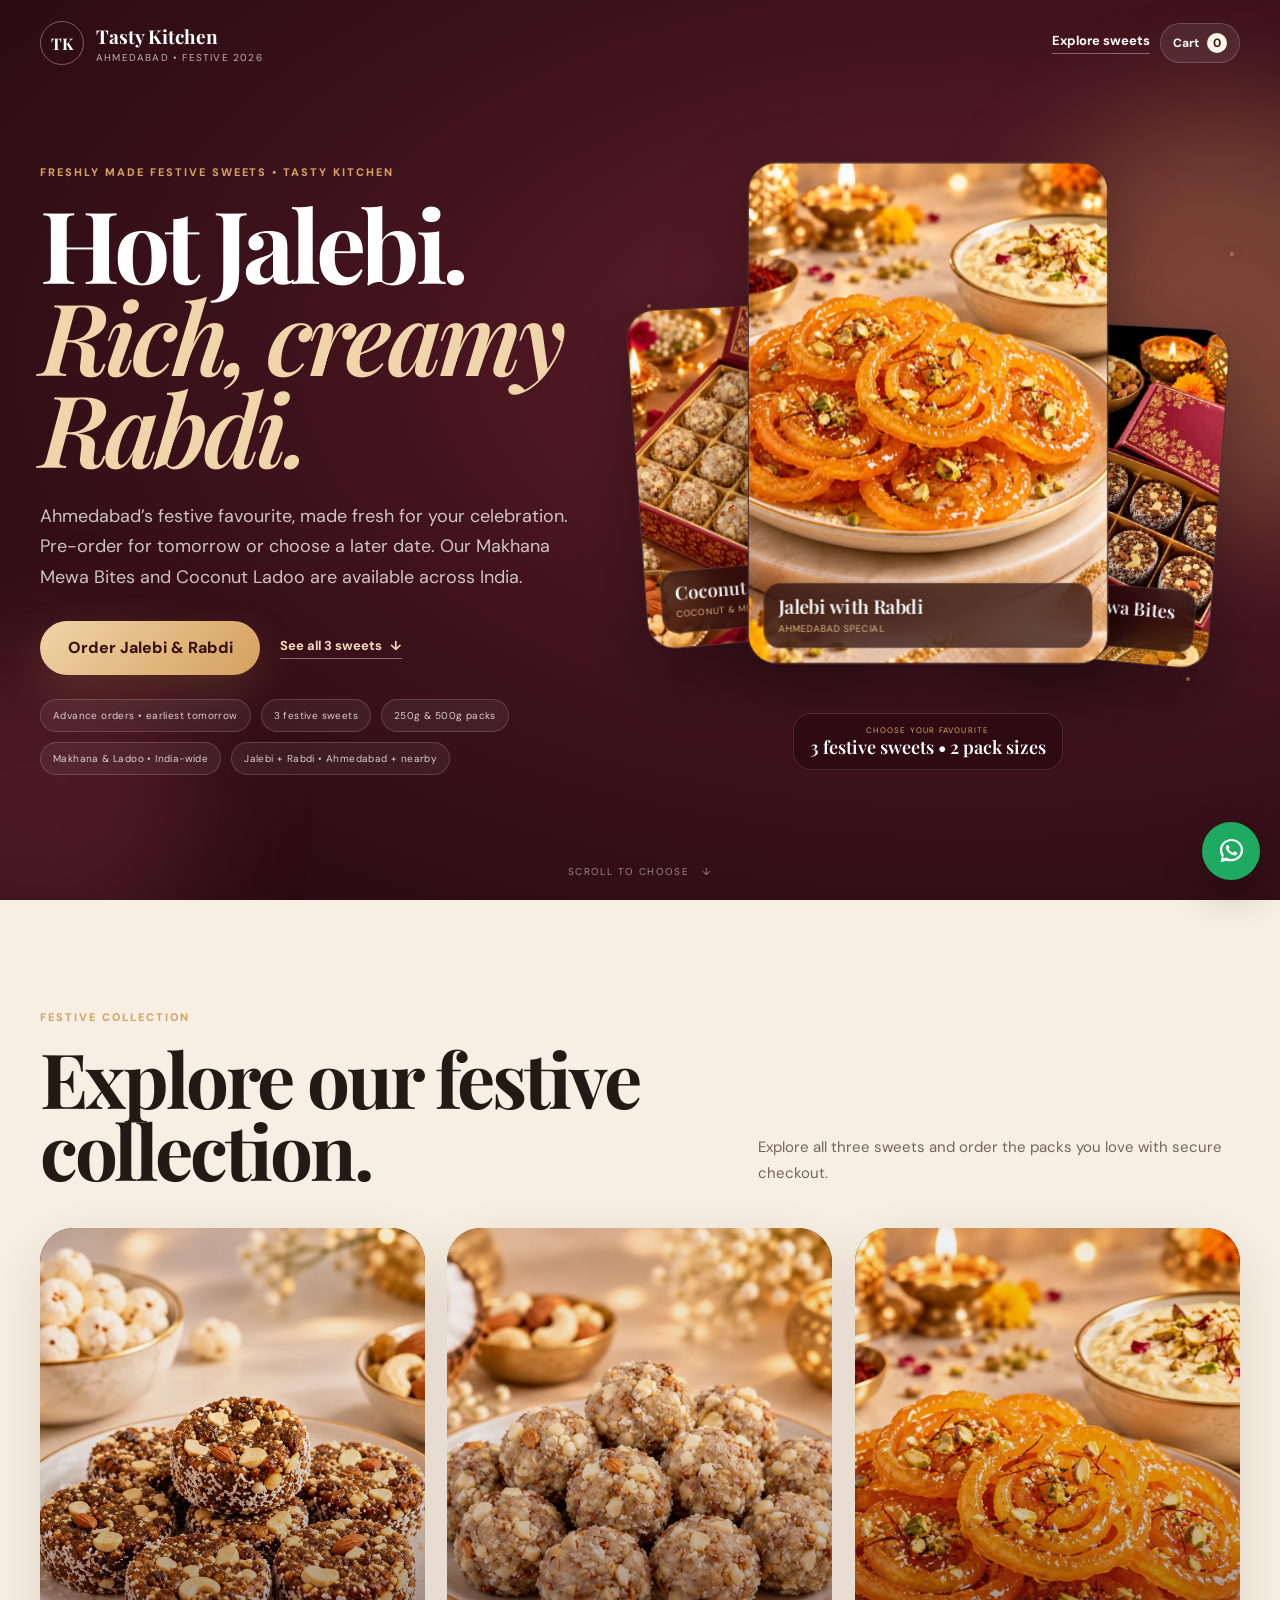
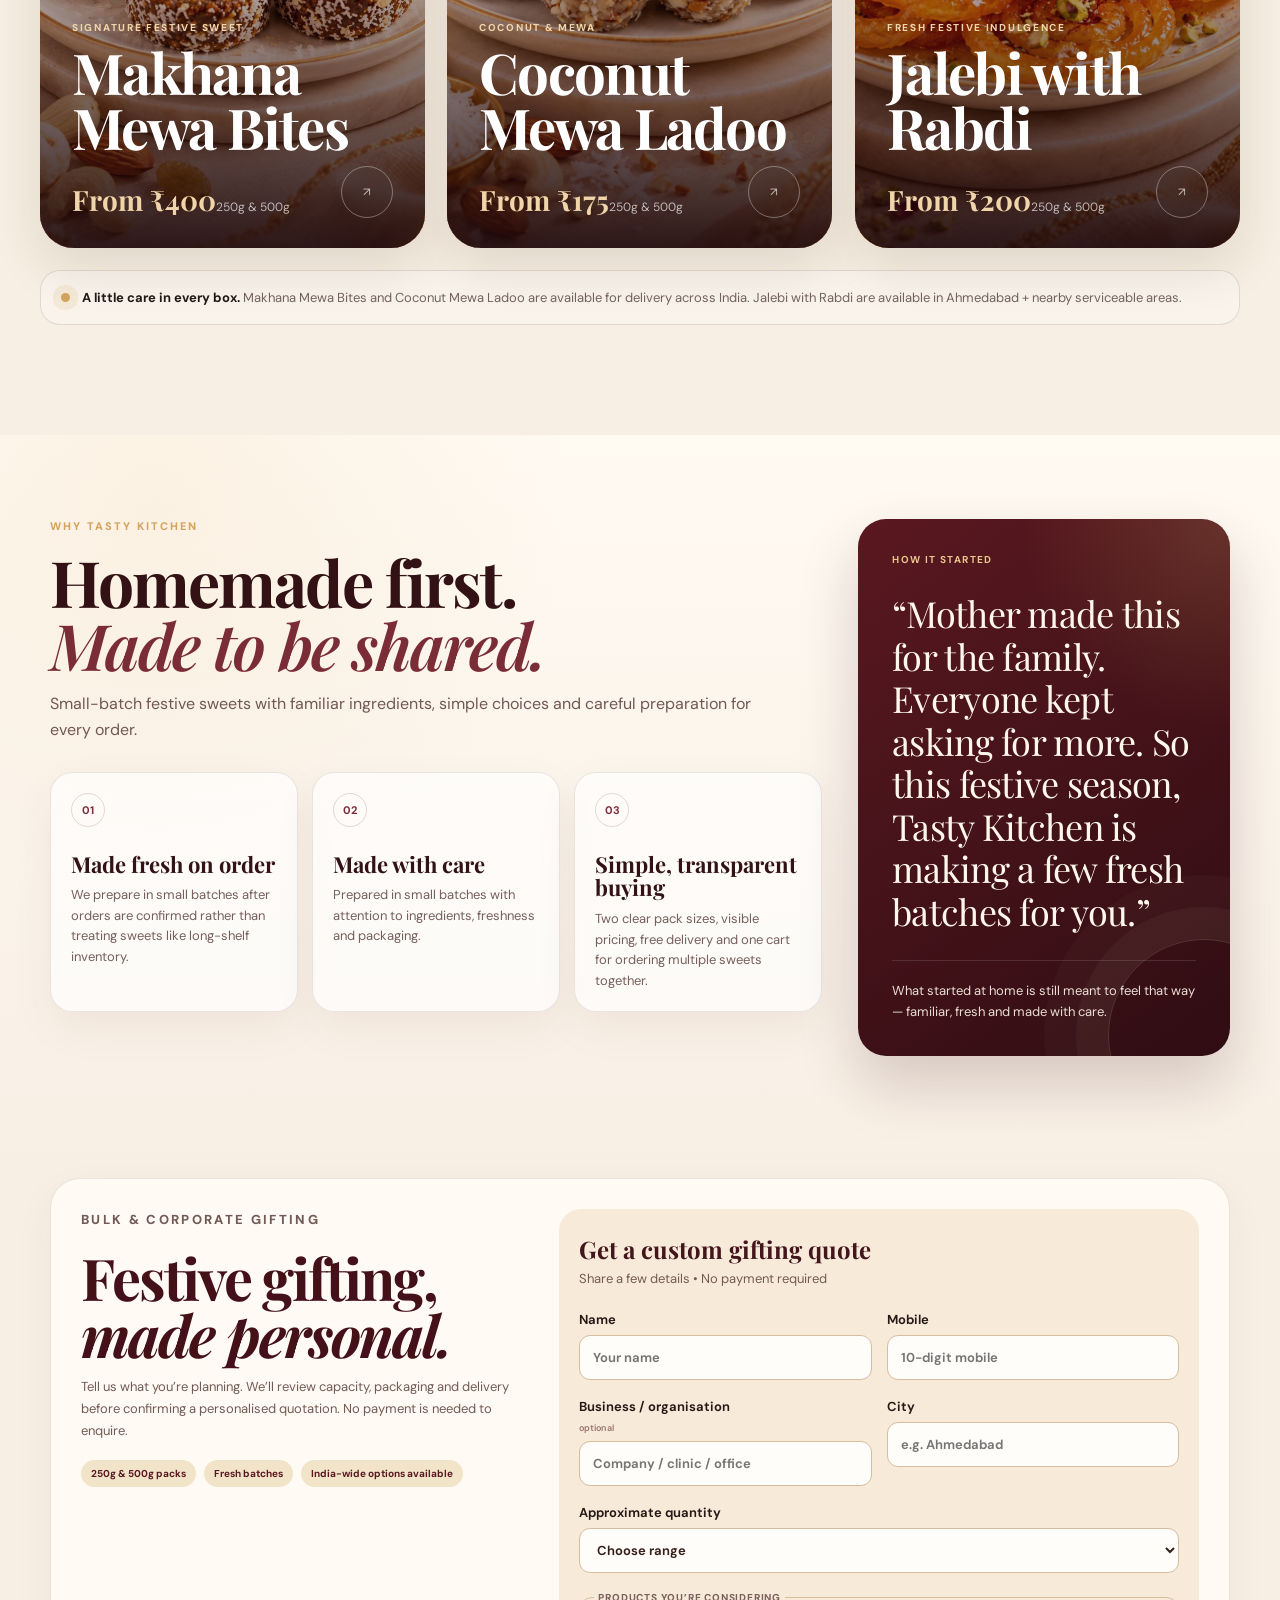
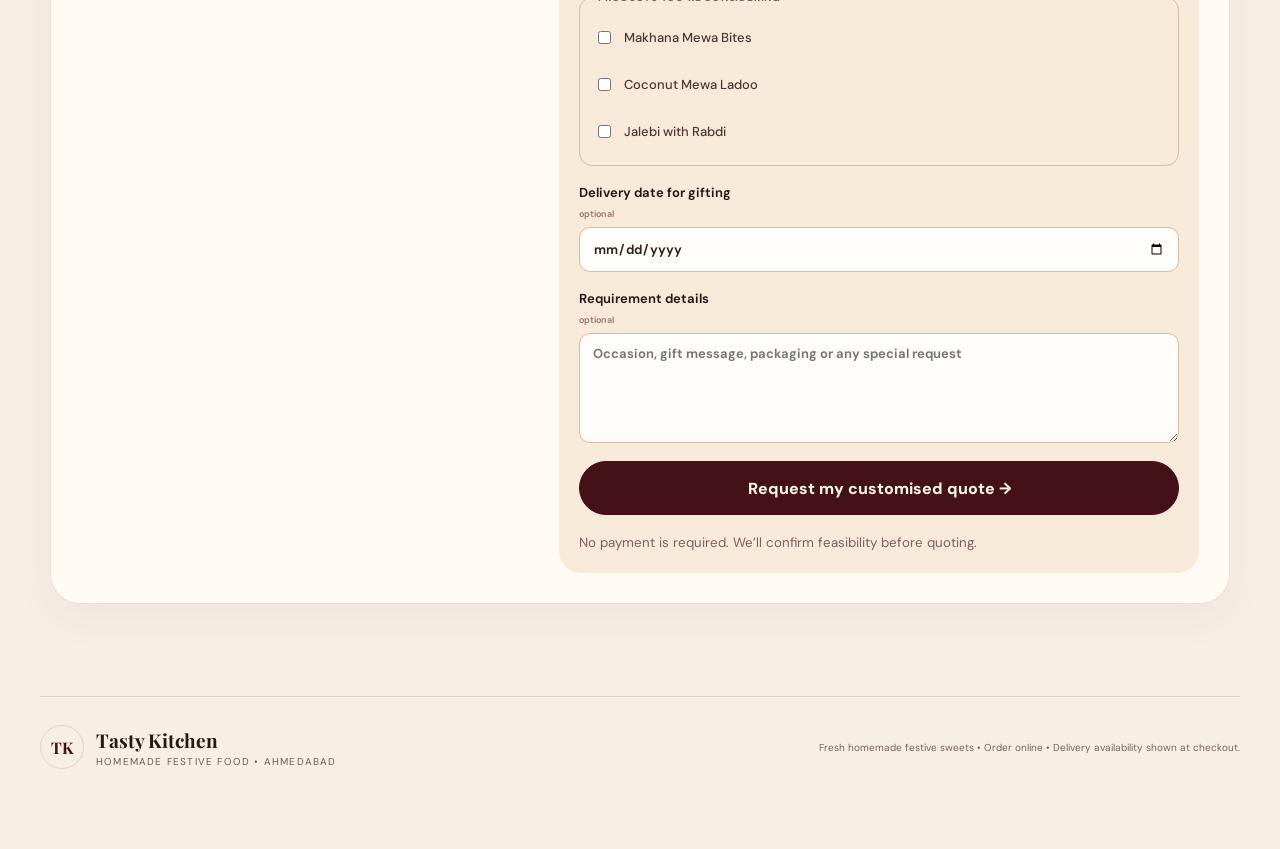
<file: index.html>
<!doctype html>
<html lang="en">
<head>
  <meta charset="utf-8" />
  <meta name="viewport" content="width=device-width, initial-scale=1" />
  <title>Tasty Kitchen Ahmedabad | Fresh Homemade Festive Sweets</title>
  <meta name="description" content="Order homemade festive sweets from Tasty Kitchen. Explore makhana mewa bites, coconut mewa ladoo and desi ghee jalebi with rabdi. Order online." />
  <meta name="robots" content="index,follow,max-image-preview:large,max-snippet:-1,max-video-preview:-1" />
  <link rel="canonical" href="https://tastykitchen.food/" />
  <meta name="theme-color" content="#431117" />
  <script type="application/ld+json">
  {
    "@context": "https://schema.org",
    "@graph": [
      {
        "@type": "Organization",
        "@id": "https://tastykitchen.food/#organization",
        "name": "Tasty Kitchen",
        "url": "https://tastykitchen.food/",
        "telephone": "+91-9662097395",
        "description": "Homemade festive sweets prepared fresh in small batches.",
        "areaServed": [
          {"@type":"City","name":"Ahmedabad"},
          {"@type":"Country","name":"India"}
        ]
      },
      {
        "@type": "WebSite",
        "@id": "https://tastykitchen.food/#website",
        "url": "https://tastykitchen.food/",
        "name": "Tasty Kitchen",
        "publisher": {"@id":"https://tastykitchen.food/#organization"},
        "inLanguage": "en-IN"
      },
      {
        "@type": "ItemList",
        "@id": "https://tastykitchen.food/#festive-sweets",
        "name": "Tasty Kitchen Festive Sweets",
        "itemListElement": [
          {
            "@type":"ListItem",
            "position":1,
            "item":{
              "@type":"Product",
              "name":"Makhana Mewa Bites",
              "image":"https://tastykitchen.food/assets/makhana-hero-hires.webp",
              "description":"Fresh small-batch festive bites made with makhana, dates, dry fruits, coconut and ghee.",
              "brand":{"@type":"Brand","name":"Tasty Kitchen"},
              "offers":[
                {"@type":"Offer","priceCurrency":"INR","price":"400","availability":"https://schema.org/InStock","url":"https://tastykitchen.food/#product/makhana-mewa-bites"},
                {"@type":"Offer","priceCurrency":"INR","price":"800","availability":"https://schema.org/InStock","url":"https://tastykitchen.food/#product/makhana-mewa-bites"}
              ]
            }
          },
          {
            "@type":"ListItem",
            "position":2,
            "item":{
              "@type":"Product",
              "name":"Coconut Mewa Ladoo",
              "image":"https://tastykitchen.food/assets/coconut-1.webp",
              "description":"Coconut-rich festive ladoos with mewa and ghee, prepared fresh for gifting and sharing.",
              "brand":{"@type":"Brand","name":"Tasty Kitchen"},
              "offers":[
                {"@type":"Offer","priceCurrency":"INR","price":"175","availability":"https://schema.org/InStock","url":"https://tastykitchen.food/#product/coconut-mewa-ladoo"},
                {"@type":"Offer","priceCurrency":"INR","price":"350","availability":"https://schema.org/InStock","url":"https://tastykitchen.food/#product/coconut-mewa-ladoo"}
              ]
            }
          },
          {
            "@type":"ListItem",
            "position":3,
            "item":{
              "@type":"Product",
              "name":"Jalebi with Rabdi",
              "image":"https://tastykitchen.food/assets/jalebi-1.webp",
              "description":"Fresh jalebi paired with creamy rabdi for Ahmedabad and nearby serviceable areas.",
              "brand":{"@type":"Brand","name":"Tasty Kitchen"},
              "offers":[
                {"@type":"Offer","priceCurrency":"INR","price":"200","availability":"https://schema.org/InStock","url":"https://tastykitchen.food/#product/jalebi-with-rabdi"},
                {"@type":"Offer","priceCurrency":"INR","price":"400","availability":"https://schema.org/InStock","url":"https://tastykitchen.food/#product/jalebi-with-rabdi"}
              ]
            }
          }
        ]
      }
    ]
  }
  </script>
  <link rel="preconnect" href="https://fonts.googleapis.com">
  <link rel="preconnect" href="https://fonts.gstatic.com" crossorigin>
  <link href="https://fonts.googleapis.com/css2?family=DM+Sans:wght@400;500;600;700&family=Playfair+Display:ital,wght@0,600;0,700;1,600&display=swap" rel="stylesheet">
  <link rel="preload" as="image" href="assets/makhana-gift-open-hires.webp" fetchpriority="high" media="(min-width: 1px)">
  <link rel="stylesheet" href="styles.css?v=20261017-upifallback1" />
</head>
<body>
  <header class="topbar">
    <a class="brand" href="#home" aria-label="Tasty Kitchen home">
      <span class="brand-seal">TK</span>
      <span class="brand-copy"><strong>Tasty Kitchen</strong><small>Ahmedabad • Festive 2026</small></span>
    </a>
    <div class="topbar-actions"><a class="nav-cta" href="#collection">Explore sweets</a><button class="cart-btn" id="cartBtn" type="button" aria-label="Open cart">Cart <span id="cartCount">0</span></button></div>
  </header>

  <main id="home">
    <section class="hero">
      <div class="hero-glow glow-one"></div>
      <div class="hero-glow glow-two"></div>
      <div class="hero-inner">
        <div class="hero-copy">
          <p class="kicker">Freshly made festive sweets • Tasty Kitchen</p>
          
          <h1>Hot Jalebi.<br><em>Rich, creamy Rabdi.</em></h1>
          <p class="hero-text">Ahmedabad’s festive favourite, made fresh for your celebration. Pre-order for tomorrow or choose a later date. Our Makhana Mewa Bites and Coconut Ladoo are available across India.</p>
          <div class="hero-actions">
            <button class="primary-btn hero-sample-btn" type="button" data-hero-product="jalebi-with-rabdi">Order Jalebi & Rabdi</button>
            <a class="hero-order-link" href="#collection">See all 3 sweets <span>↓</span></a>
          </div>
          
          
          <div class="hero-trust" aria-label="Ordering highlights">
            <span>Advance orders • earliest tomorrow</span>
            <span>3 festive sweets</span>
            <span>250g & 500g packs</span>
            <span>Makhana & Ladoo • India-wide</span>
            <span>Jalebi + Rabdi • Ahmedabad + nearby</span>
          </div>
        </div>

        <div class="hero-art hero-product-reveal hero-three-products">
          <div class="hero-product-stack" aria-label="Tasty Kitchen festive sweets">
            <button class="hero-sweet-card hero-sweet-main" type="button" data-hero-product="jalebi-with-rabdi" aria-label="View Jalebi with Rabdi">
              <img src="assets/jalebi-1.webp" alt="Fresh Jalebi with Rabdi" width="1200" height="1500" sizes="(max-width: 640px) 78vw, (max-width: 900px) 56vw, 36vw" decoding="async" fetchpriority="high">
              <span><b>Jalebi with Rabdi</b><small>Ahmedabad special</small></span>
            </button>
            <button class="hero-sweet-card hero-sweet-left" type="button" data-hero-product="coconut-mewa-ladoo" aria-label="View Coconut Mewa Ladoo">
              <img src="assets/coconut-3.webp" alt="Coconut Mewa Ladoo festive presentation" loading="eager" decoding="async" fetchpriority="low" sizes="(max-width: 640px) 42vw, (max-width: 900px) 34vw, 22vw">
              <span><b>Coconut Mewa Ladoo</b><small>Coconut & mewa</small></span>
            </button>
            <button class="hero-sweet-card hero-sweet-right" type="button" data-hero-product="makhana-mewa-bites" aria-label="View Makhana Mewa Bites">
              <img src="assets/makhana-gift-open-hires.webp" alt="Makhana Mewa Bites festive presentation" loading="eager" decoding="async" fetchpriority="low" sizes="(max-width: 640px) 42vw, (max-width: 900px) 34vw, 22vw">
              <span><b>Makhana Mewa Bites</b><small>Signature sweet</small></span>
            </button>
            <div class="hero-three-caption">
              <span>Choose your favourite</span>
              <strong>3 festive sweets • 2 pack sizes</strong>
            </div>
          </div>
          <i class="festive-speck speck-a" aria-hidden="true"></i>
          <i class="festive-speck speck-b" aria-hidden="true"></i>
          <i class="festive-speck speck-c" aria-hidden="true"></i>
        </div>
      </div>
      <div class="scroll-cue">Scroll to choose <span>↓</span></div>
    </section>

    <section class="collection" id="collection">
      <div class="section-head">
        <div>
          <p class="kicker">Festive collection</p>
          <h2>Explore our festive collection.</h2>
        </div>
        <p class="section-copy">Explore all three sweets and order the packs you love with secure checkout.</p>
      </div>

      <div class="product-grid" id="productGrid" aria-live="polite"></div>

      <div class="future-note">
        <span class="future-dot"></span>
        <p><strong>A little care in every box.</strong> Makhana Mewa Bites and Coconut Mewa Ladoo are available for delivery across India. Jalebi with Rabdi are available in Ahmedabad + nearby serviceable areas.</p>
      </div>
    </section>

    <section class="trust-story" id="why-tasty-kitchen">
      <div class="trust-story-inner">
        <div class="trust-copy">
          <p class="kicker">Why Tasty Kitchen</p>
          <h2>Homemade first.<br><em>Made to be shared.</em></h2>
          <p class="trust-intro">Small-batch festive sweets with familiar ingredients, simple choices and careful preparation for every order.</p>

          <div class="trust-grid" aria-label="Why choose Tasty Kitchen">
            <article class="trust-card">
              <span class="trust-number">01</span>
              <h3>Made fresh on order</h3>
              <p>We prepare in small batches after orders are confirmed rather than treating sweets like long-shelf inventory.</p>
            </article>
            <article class="trust-card">
              <span class="trust-number">02</span>
              <h3>Made with care</h3>
              <p>Prepared in small batches with attention to ingredients, freshness and packaging.</p>
            </article>
            <article class="trust-card">
              <span class="trust-number">03</span>
              <h3>Simple, transparent buying</h3>
              <p>Two clear pack sizes, visible pricing, free delivery and one cart for ordering multiple sweets together.</p>
            </article>
          </div>
        </div>

        <aside class="origin-card" aria-label="The Tasty Kitchen story">
          <p class="origin-eyebrow">How it started</p>
          <blockquote>“Mother made this for the family. Everyone kept asking for more. So this festive season, Tasty Kitchen is making a few fresh batches for you.”</blockquote>
          <p class="origin-note">What started at home is still meant to feel that way — familiar, fresh and made with care.</p>
        </aside>
      </div>
    </section>

    <section class="gifting-section" id="corporate-gifting">
      <div class="gifting-inner">
        <div class="gifting-copy">
          <p class="kicker">Bulk & corporate gifting</p>
          <h2>Festive gifting,<br><em>made personal.</em></h2>
          <p>Tell us what you’re planning. We’ll review capacity, packaging and delivery before confirming a personalised quotation. No payment is needed to enquire.</p>
          <div class="gifting-points" aria-label="Corporate gifting highlights">
            <span>250g & 500g packs</span>
            <span>Fresh batches</span>
            <span>India-wide options available</span>
          </div>
        </div>

        <form class="gifting-form" id="giftingForm"><div class="gifting-form-intro"><strong>Get a custom gifting quote</strong><span>Share a few details • No payment required</span></div>
          <div class="field-row">
            <label>Name<input id="giftingName" required autocomplete="name" placeholder="Your name"></label>
            <label>Mobile<input id="giftingMobile" type="tel" pattern="[6-9][0-9]{9}" maxlength="10" required inputmode="tel" placeholder="10-digit mobile"></label>
          </div>
          <div class="field-row">
            <label>Business / organisation <span class="optional-label">optional</span><input id="giftingBusiness" maxlength="120" placeholder="Company / clinic / office"></label>
            <label>City<input id="giftingCity" required placeholder="e.g. Ahmedabad"></label>
          </div>
          <label>Approximate quantity
            <select id="giftingQuantity" required>
              <option value="">Choose range</option>
              <option value="10-25">10–25 boxes</option>
              <option value="26-50">26–50 boxes</option>
              <option value="51-100">51–100 boxes</option>
              <option value="101-250">101–250 boxes</option>
              <option value="251+">251+ boxes</option>
            </select>
          </label>
          <fieldset class="gifting-products">
            <legend>Products you’re considering</legend>
            <label><input type="checkbox" name="giftingProduct" value="makhana-mewa-bites"> Makhana Mewa Bites</label>
            <label><input type="checkbox" name="giftingProduct" value="coconut-mewa-ladoo"> Coconut Mewa Ladoo</label>
            <label><input type="checkbox" name="giftingProduct" value="jalebi-with-rabdi"> Jalebi with Rabdi</label>
          </fieldset>
          <label>Delivery date for gifting <span class="optional-label">optional</span><input id="giftingDeliveryDate" type="date"></label><label>Requirement details <span class="optional-label">optional</span><textarea id="giftingNotes" maxlength="1200" rows="3" placeholder="Occasion, gift message, packaging or any special request"></textarea></label>
          <button class="gifting-submit" type="submit">Request my customised quote →</button>
          <small id="giftingStatus">No payment is required. We’ll confirm feasibility before quoting.</small>
        </form>
      </div>
    </section>
  </main>

  <section class="product-layer" id="productLayer" aria-hidden="true" inert>
    <div class="product-backdrop" data-close-product></div>
    <article class="product-sheet" role="dialog" aria-modal="true" aria-labelledby="detailTitle">
      <button class="sheet-close" type="button" data-close-product aria-label="Close product details">×</button>
      <div class="detail-media" id="detailMedia"></div>
      <div class="detail-content">
        <div class="detail-topline">
          <p class="kicker" id="detailKicker"></p>
          <span class="fresh-badge">Made fresh on confirmed order</span>
        </div>
        <h2 id="detailTitle"></h2>
        <p class="detail-description" id="detailDescription"></p>

        <div class="detail-price">
          <strong id="detailPrice"></strong>
          <span id="detailPack"></span>
        </div>

        <div class="pack-block">
          <span class="detail-label">Choose pack</span>
          <div class="pack-options" id="packOptions"></div>
        </div>

        <div class="detail-actions">
          <button class="primary-btn order-btn" id="openCheckout" type="button">Order</button>
          
          <span class="capacity-note">Choose a pack and tap Order. You can add another sweet before checkout.</span>
        </div>

        <div class="detail-info-grid">
          <button class="info-card" type="button" data-info="photos">
            <span class="info-icon">◫</span><span><b>Photos</b><small>Product & gifting view</small></span><i>›</i>
          </button>
          <button class="info-card" type="button" data-info="ingredients">
            <span class="info-icon">✦</span><span><b>Ingredients</b><small>What goes into it</small></span><i>›</i>
          </button>
          <button class="info-card" type="button" data-info="delivery">
            <span class="info-icon">⌂</span><span><b>Delivery</b><small>Product-specific delivery area</small></span><i>›</i>
          </button>
          <button class="info-card" type="button" data-info="gifting">
            <span class="info-icon">□</span><span><b>Gifting</b><small>Bulk / festive boxes</small></span><i>›</i>
          </button>
          <button class="info-card" type="button" data-info="care">
            <span class="info-icon">◌</span><span><b>Storage & serving</b><small>How to keep and enjoy it</small></span><i>›</i>
          </button>
          <button class="info-card" type="button" data-info="allergens">
            <span class="info-icon">!</span><span><b>Allergens</b><small>Important ingredient warnings</small></span><i>›</i>
          </button>
        </div>

        <div class="info-panel" id="infoPanel" role="region" aria-live="polite"></div>
      </div>

      <div class="mobile-action-bar" id="mobileActionBar" aria-hidden="true">
        <button class="mobile-order-btn" id="mobileOrderBtn" type="button">Order</button>
        
      </div>
    </article>
  </section>


  <section class="checkout-layer" id="checkoutLayer" aria-hidden="true" inert>
    <div class="checkout-backdrop" data-close-checkout></div>
    <div class="checkout-sheet" role="dialog" aria-modal="true" aria-labelledby="checkoutTitle">
      <button class="sheet-close" type="button" data-close-checkout aria-label="Close checkout">×</button>
      <p class="kicker">Order details</p>
      <h3 id="checkoutTitle">Choose quantity & order</h3>
      <div class="checkout-summary" id="checkoutSummary"></div>

      <form id="checkoutForm">
        <div class="field-row">
          <label>Name<input id="customerName" autocomplete="name" required placeholder="Your name"></label>
          <label>Mobile<input id="customerPhone" type="tel" pattern="[6-9][0-9]{9}" maxlength="10" autocomplete="tel-national" required inputmode="tel" placeholder="10-digit mobile"></label>
        </div>
        <label>Delivery address<textarea id="customerAddress" autocomplete="street-address" required rows="3" placeholder="House / building, street and locality"></textarea></label>
        <div class="field-row">
          <label>PIN code<input id="customerPin" inputmode="numeric" pattern="[0-9]{6}" maxlength="6" autocomplete="postal-code" required placeholder="6-digit PIN"></label>
          <label>Delivery date (tomorrow or later)<input id="deliveryDate" required type="date"></label>
        </div>

        <p class="advance-order-notice">We accept advance orders only. Select tomorrow or any later date; same-day delivery is unavailable.</p>
        <div class="cart-items" id="cartItems"></div>
        <div class="checkout-breakdown" id="checkoutBreakdown">
          <div><span>Subtotal</span><strong id="checkoutSubtotal">—</strong></div>
          <div><span>Delivery</span><strong id="checkoutDelivery">FREE</strong></div>
          <div class="checkout-grand-total"><span>Total payable</span><strong id="checkoutGrandTotal">—</strong></div>
          <small id="checkoutEstimate">Free delivery. Delivery date remains subject to product serviceability and route/dispatch confirmation.</small>
        </div>

        <div class="payment-preview">
          <div><strong>100% advance payment</strong><span>Razorpay Standard Checkout • secure live payment</span></div>
          <span class="secure-mark" aria-hidden="true">◇</span>
        </div>

        <button class="primary-btn checkout-pay" type="submit">Continue to secure payment • <span id="checkoutTotal"></span></button>
        <small class="checkout-secure-note">Real payment will be collected only after you approve it in Razorpay. Orders are confirmed after server-side payment verification.</small>
      </form>
    </div>
  </section>

  <section class="payment-layer" id="paymentLayer" aria-hidden="true" inert>
    <div class="checkout-backdrop" data-close-payment></div>
    <div class="payment-sheet" role="dialog" aria-modal="true" aria-labelledby="paymentTitle">
      <button class="sheet-close" type="button" data-close-payment aria-label="Back to checkout">×</button>
      <div class="payment-head">
        <div>
          <p class="kicker">QUICK UPI PAYMENT</p>
          <h3 id="paymentTitle">Pay with your UPI app</h3>
        </div>
        <span class="razorpay-badge">Secure payment</span>
      </div>
      <div id="paymentSummary" class="payment-order-card"></div>
      <div class="payment-trust-row" aria-label="Payment options and security">
        <span>Razorpay Standard Checkout</span><span>Signed verification</span><span>Live payments</span>
      </div>
      <div class="payment-status-card" id="paymentStatus" role="status" aria-live="polite">
        Preparing secure payment…
      </div>
      <button class="primary-btn payment-pay-btn" id="payNowBtn" type="button" disabled>
        Preparing secure payment…
      </button>
      <section class="payment-thankyou" id="paymentThankYou" hidden aria-live="polite" role="status"><div class="thankyou-check" aria-hidden="true">✓</div><h3>Thank you for your order!</h3><p>Your payment was successful. We’ve confirmed your order and will update you as it is prepared.</p><div class="thankyou-reference">Order reference <strong id="thankYouOrderRef"></strong></div><a id="thankYouWhatsApp" class="primary-btn thankyou-whatsapp" href="https://wa.me/919662097395" target="_blank" rel="noopener">Get order updates on WhatsApp ↗</a><button class="payment-back-btn thankyou-close" id="thankYouClose" type="button">Close and continue shopping</button></section>
      <button class="upi-finished-btn" id="orderClaimPaid" type="button" hidden>I've completed the payment</button>
      <details class="upi-help-panel" id="orderUpiHelp" hidden>
        <summary>Payment declined or UPI app didn't open? Pay directly</summary>
        <p>Open GPay, PhonePe or Paytm directly → Send to UPI ID → enter the exact amount below. Check the recipient is <strong>MOHIT KUMAR SHARMA</strong>.</p>
        <p>UPI ID: <strong id="orderPayVpa">—</strong></p>
        <p>Exact amount: <strong id="orderDirectAmount">—</strong></p>
        <div class="upi-direct-actions">
          <button class="secondary-btn" id="copyOrderUpi" type="button">Copy UPI ID</button>
          <button class="secondary-btn" id="copyOrderAmount" type="button">Copy exact amount</button>
        </div>
        <p>After successful transfer, return and select “I've completed the payment.” Do not pay twice.</p>
      </details>
      <button class="payment-back-btn" type="button" data-close-payment>← Back to checkout</button>
      <p class="payment-fineprint">Payments are processed securely by Razorpay. Orders are confirmed after signature and capture verification.</p>
    </div>
  </section>

  <div class="toast" id="toast" role="status" aria-live="polite"></div>

  <a class="whatsapp-fab" href="https://wa.me/919662097395?text=Hi%20Tasty%20Kitchen%2C%20I%27d%20like%20to%20know%20more%20about%20your%20sweets." id="whatsappFab" target="_blank" rel="noopener" aria-label="Chat with Tasty Kitchen on WhatsApp">
    <svg viewBox="0 0 32 32" aria-hidden="true"><path fill="currentColor" d="M16 3C9.37 3 4 8.17 4 14.55c0 2.45.8 4.73 2.17 6.6L4.7 27l6.05-1.4A12.25 12.25 0 0 0 16 26.1c6.63 0 12-5.17 12-11.55S22.63 3 16 3Zm0 20.7c-1.77 0-3.42-.47-4.84-1.3l-.35-.2-3.58.83.87-3.42-.23-.35a8.84 8.84 0 0 1-1.48-4.9c0-5.04 4.31-9.14 9.61-9.14s9.61 4.1 9.61 9.14-4.31 9.34-9.61 9.34Zm5.27-6.97c-.29-.14-1.7-.81-1.96-.9-.26-.1-.45-.14-.64.14-.19.28-.74.9-.9 1.08-.17.19-.34.21-.63.07-.29-.14-1.22-.43-2.32-1.38-.86-.74-1.44-1.65-1.61-1.93-.17-.28-.02-.43.13-.57.13-.13.29-.33.43-.49.14-.16.19-.28.29-.47.09-.19.05-.35-.02-.49-.07-.14-.64-1.49-.88-2.04-.23-.54-.47-.47-.64-.48h-.55c-.19 0-.5.07-.76.35-.26.28-1 1-1 2.43 0 1.43 1.03 2.82 1.17 3.01.14.19 2.02 3.15 4.99 4.29.7.26 1.24.42 1.67.54.7.21 1.34.18 1.84.11.56-.08 1.7-.67 1.94-1.31.24-.65.24-1.2.17-1.31-.08-.12-.27-.19-.56-.33Z"/></svg>
    <span class="fab-tooltip">WhatsApp help</span>
  </a>

  <footer class="footer">
    <div class="brand">
      <span class="brand-seal">TK</span>
      <span class="brand-copy"><strong>Tasty Kitchen</strong><small>Homemade festive food • Ahmedabad</small></span>
    </div>
    <p>Fresh homemade festive sweets • Order online • Delivery availability shown at checkout.</p>
  </footer>

  <script src="script.js?v=20261017-upifallback1"></script>
</body>
</html>
</file>
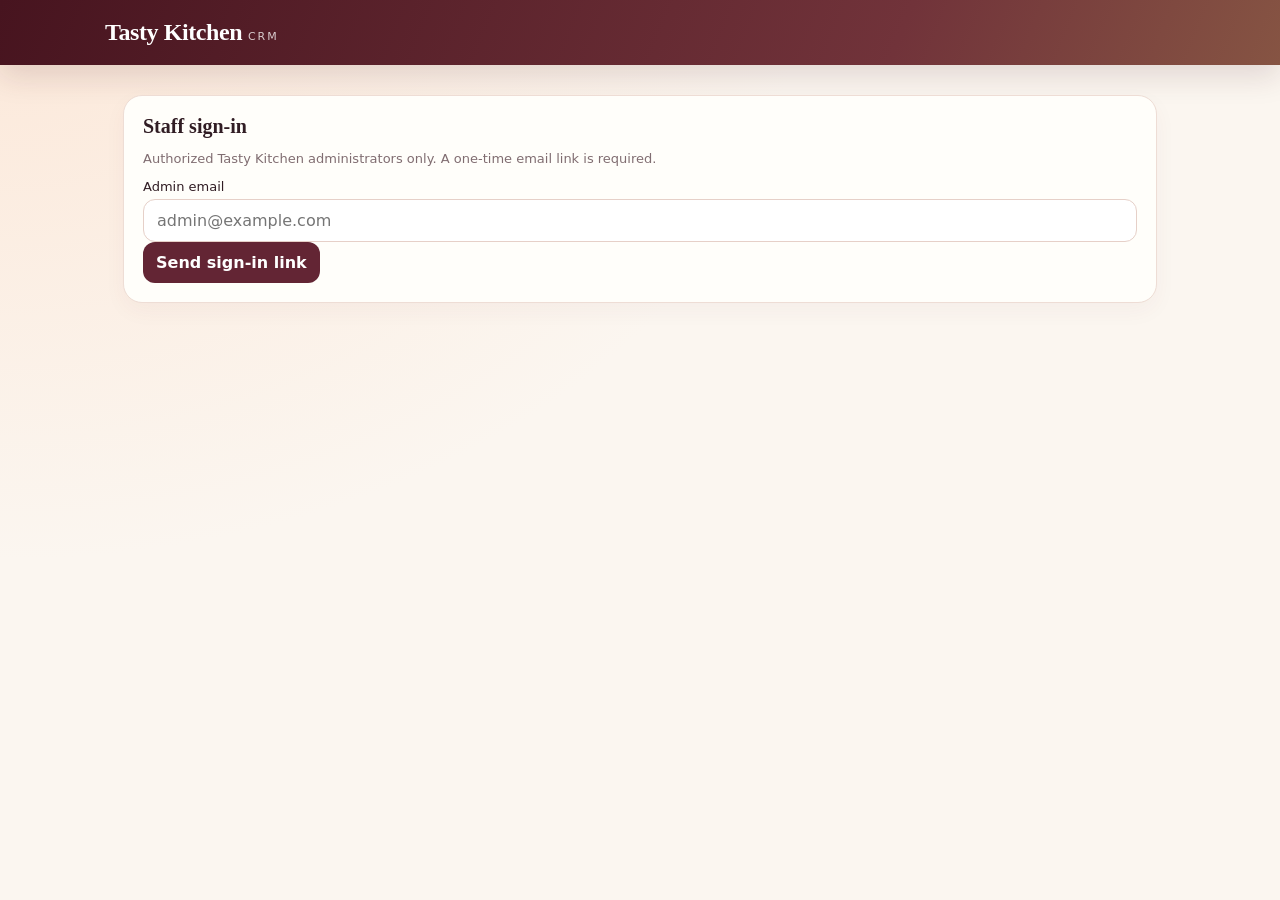
<file: crm/index.html>
<!doctype html>
<html lang="en"><head><meta charset="utf-8"><meta name="viewport" content="width=device-width,initial-scale=1">
<meta name="robots" content="noindex,nofollow"><title>Tasty Kitchen • Internal CRM</title>
<style>
:root{font-family:Inter,ui-sans-serif,system-ui,-apple-system,sans-serif;color:#311d24;background:#fbf6f0;font-synthesis:none}*{box-sizing:border-box}body{margin:0;background:radial-gradient(ellipse at top left,#fce8d9 0,transparent 44%),#fbf6f0;min-height:100vh}header{background:linear-gradient(112deg,#47141f,#71333a 70%,#865443);color:#fff;padding:19px max(18px,calc((100vw - 1070px)/2));display:flex;justify-content:space-between;align-items:center;box-shadow:0 12px 30px #43151b22}main{max-width:1070px;margin:auto;padding:18px}h1{font:700 24px Georgia,serif;margin:0;letter-spacing:-.4px}h1 small{font:500 11px system-ui;opacity:.77;letter-spacing:2px}h2{font:700 20px Georgia,serif;margin:0 0 12px}.card{background:#fffefa;border:1px solid #eeddd5;border-radius:19px;padding:19px;margin:12px 0;box-shadow:0 8px 22px #71313d0b;animation:rise .38s both}.hero{position:relative;overflow:hidden;background:linear-gradient(125deg,#55202e 0,#844353 65%,#ad7772 100%);color:#fff;border-radius:24px;padding:26px 24px;margin:7px 0 17px;box-shadow:0 14px 25px #712d3b28;animation:rise .45s both}.hero:after{content:"✦";position:absolute;font-size:155px;opacity:.09;right:-10px;top:-60px;pointer-events:none}.hero h2{font-size:27px;margin:5px 0}.hero p{max-width:490px;margin:0;color:#ffece5;font-size:13px}.eyebrow{letter-spacing:2px;text-transform:uppercase;font-size:10px;font-weight:750;color:#f5d5ad}.hero .eyebrow{color:#ffd8a9}button,input,select,textarea{font:inherit;border-radius:12px;padding:11px 13px;border:1px solid #e6d0c8}button{cursor:pointer;background:#632534;color:#fff;border:0;font-weight:650;transition:transform .18s,background .2s,box-shadow .2s}button:hover{background:#8f4852;transform:translateY(-2px);box-shadow:0 5px 12px #621f2b22}button:active{transform:scale(.98)}button:focus-visible,input:focus-visible,textarea:focus-visible{outline:3px solid #cb9883;outline-offset:2px}button.secondary{background:#f4e8e0;color:#4d1b25}input,textarea{width:100%;background:#fff}.tabs{display:flex;gap:7px;overflow-x:auto;padding:15px 1px 8px;scrollbar-width:none;position:sticky;top:0;background:#fbf6f0ed;backdrop-filter:blur(12px);z-index:2}.tabs button{white-space:nowrap;flex-shrink:0;background:#fff;border:1px solid #e9d9d1;color:#6c4c54;padding:11px 16px}.tabs button.active{color:#fff;background:#642b39;box-shadow:0 6px 14px #642b392b}.muted{color:#806d71;font-size:13px}.pill{font-size:12px;background:#f5e9df;padding:5px 9px;border-radius:25px}.item{padding:14px 3px;border-bottom:1px solid #f0e4df;transition:background .16s}.item:hover{background:#fffbf7}.item:last-child{border:0}.summary{display:grid;grid-template-columns:repeat(2,minmax(0,1fr));gap:12px}.metric{border:1px solid #efdcd0;border-radius:18px;background:#fffefa;padding:18px;box-shadow:0 8px 22px #6c273010;animation:rise .4s both;transition:transform .2s,box-shadow .2s;cursor:pointer}.metric:hover{transform:translateY(-4px);box-shadow:0 14px 26px #6c273024}.metric:nth-child(2){animation-delay:.07s}.metric:nth-child(3){animation-delay:.14s}.metric:nth-child(4){animation-delay:.21s}.metric .iconball{display:grid;place-items:center;width:38px;height:38px;border-radius:12px;background:#f8e9e1;font-size:19px;margin-bottom:10px}.metric .stat{font-size:31px;font-weight:780;line-height:1.1;color:#4b1e2b;letter-spacing:-1px;margin:5px 0}.metric .label{font-size:12px;color:#826a6c;font-weight:650}.action-title{font-weight:750;margin:18px 0 8px;font-size:14px}.quicklinks{display:grid;grid-template-columns:repeat(2,1fr);gap:10px}.quicklinks button{background:#fff;border:1px solid #ead6ce;color:#502332;text-align:left;padding:15px;border-radius:15px}.quicklinks small{display:block;color:#987f80;font-weight:400;margin-top:5px}.hide{display:none!important}.notice{background:#fff0d7;padding:12px;border-radius:10px;color:#795324;font-size:12px}label{display:block;font-size:13px;margin:10px 0 5px}small{font-size:12px}.empty{display:grid;gap:8px;place-items:center;padding:30px 10px;color:#92777a;text-align:center}.empty span{font-size:30px}@keyframes rise{from{opacity:0;transform:translateY(10px)}to{opacity:1;transform:translateY(0)}}@media(min-width:750px){.summary{grid-template-columns:repeat(5,1fr)}.quicklinks{grid-template-columns:repeat(4,1fr)}.hero{padding:32px 35px}}@media(prefers-reduced-motion:reduce){*,*:before,*:after{animation:none!important;transition:none!important;scroll-behavior:auto!important}}
</style>
</head><body><header><h1>Tasty Kitchen <small>CRM</small></h1><button id="logout" class="secondary hide">Sign out</button></header><main>
<div id="alert" role="status" aria-live="polite"></div>
<section class="card" id="login"><h2>Staff sign-in</h2><p class="muted">Authorized Tasty Kitchen administrators only. A one-time email link is required.</p><label for="email">Admin email</label><input id="email" type="email" autocomplete="email" placeholder="admin@example.com"><button id="send">Send sign-in link</button></section>
<section id="workspace" class="hide"><nav class="tabs" id="nav"><button data-view="dashboard">Dashboard</button><button data-view="marketing">Marketing</button><button data-view="contacts">Contacts</button><button data-view="tasting">Tasting</button><button data-view="upi">UPI payments</button><button data-view="orders">Orders</button><button data-view="gifting">Gifting</button><button data-view="tasks">Follow-ups</button><button data-view="support">AI support</button></nav><div id="contents"></div></section>
</main><script type="module">
import {createClient} from "https://esm.sh/@supabase/supabase-js@2";
const config=window.TK_CRM_CONFIG; // injected from a separately managed, public-key-only config file
const alertEl=document.querySelector("#alert"),login=document.querySelector("#login"),work=document.querySelector("#workspace"),content=document.querySelector("#contents");
const el=(tag,txt,cl)=>{const a=document.createElement(tag);if(txt!==undefined)a.textContent=String(txt??"");if(cl)a.className=cl;return a};
const clear=()=>content.replaceChildren();
const status=(text)=>alertEl.replaceChildren(el("p",text,"notice"));
const fmt=v=>v?new Date(v).toLocaleString("en-IN"):"—";
let client,token,selectedView="dashboard";
if(!config?.url||!config?.anonKey||!config?.functionsUrl){status("CRM configuration is incomplete. Staff access is not enabled.");document.querySelector("#send").disabled=true}
else{client=createClient(config.url,config.anonKey);client.auth.onAuthStateChange(async(event,session)=>{token=session?.access_token;login.classList.toggle("hide",!!token);work.classList.toggle("hide",!token);document.querySelector("#logout").classList.toggle("hide",!token);if(token)await loadView(selectedView)}); }
document.querySelector("#send").onclick=async()=>{if(!client)return;const email=document.querySelector("#email").value.trim();if(!email)return status("Enter a valid email.");const {error}=await client.auth.signInWithOtp({email,options:{emailRedirectTo:location.origin+location.pathname}});status(error?"Sign-in unavailable. Contact administrator.":"Check your email for the sign-in link.")};
document.querySelector("#logout").onclick=()=>client?.auth.signOut();
document.querySelector("#nav").onclick=e=>{const v=e.target.dataset.view;if(v)loadView(v)};
async function api(action,params={},body){const url=new URL(config.functionsUrl);url.searchParams.set("action",action);for(const [k,v] of Object.entries(params))url.searchParams.set(k,v);const res=await fetch(url,{method:body?"POST":"GET",headers:{Authorization:"Bearer "+token,"Content-Type":"application/json",apikey:config.anonKey},body:body?JSON.stringify(body):undefined,cache:"no-store"});if(!res.ok)throw Error("Request denied or unavailable ("+res.status+").");return res.json()}
function item(text,detail,click){const div=el("div",undefined,"item"),a=el("strong",text),b=el("div",detail,"muted");div.append(a,b);if(click){div.tabIndex=0;div.onclick=click;div.onkeydown=e=>{if(e.key==="Enter")click()}}return div}
async function loadView(view){selectedView=view;document.querySelectorAll("#nav button").forEach(b=>{b.classList.toggle("active",b.dataset.view===view);b.setAttribute("aria-current",b.dataset.view===view?"page":"false")});clear();content.append(el("p","Loading…","muted"));try{if(view==="dashboard"){const d=await api("dashboard");clear();
const hero=el("section",undefined,"hero");hero.append(el("div","✦ YOUR KITCHEN AT A GLANCE","eyebrow"),el("h2","Today's kitchen, made simple"),el("p","Everything needing your attention, in one place."));content.append(hero);
const metrics=[
{label:"Today’s sales",value:"₹"+Number(d.counts?.today_sales_inr??0).toLocaleString("en-IN"),icon:"💰",view:"orders"},
{label:"Orders to prepare",value:d.counts?.live_paid_orders??0,icon:"🧑‍🍳",view:"orders"},
{label:"Pending deliveries",value:d.counts?.live_pending_delivery??0,icon:"🚚",view:"orders"},
{label:"Tasting requests",value:d.counts?.tasting_requests??0,icon:"🍬",view:"tasting"},
{label:"Follow-ups due",value:d.counts?.overdue_tasks??0,icon:"🔔",view:"tasks"}];
const box=el("div",undefined,"summary");for(const m of metrics){const card=el("div",undefined,"metric");card.append(el("div",m.icon,"iconball"),el("div",m.value,"stat"),el("div",m.label,"label"));card.tabIndex=0;card.setAttribute("role","button");card.onclick=()=>loadView(m.view);card.onkeydown=e=>{if(e.key==="Enter"||e.key===" "){e.preventDefault();loadView(m.view)}};box.append(card)}content.append(box,el("p","Sales count only verified live paid orders, by India time. Test and unpaid orders are excluded.","muted"));
content.append(el("div","Quick actions","action-title"));const quick=el("div",undefined,"quicklinks");for(const [name,sub,view] of [["📦 Orders","Manage fulfilment","orders"],["🍬 Tastings","Review requests","tasting"],["👥 Customers","Find a customer","contacts"],["📋 Follow-ups","See your tasks","tasks"],["💳 UPI verify","Check bank credits","upi"]]){const btn=el("button",name);btn.append(el("small",sub));btn.onclick=()=>loadView(view);quick.append(btn)}content.append(quick);return}
if(view==="marketing"){const d=await api("analytics",{days:30});clear();
content.append(el("h2","Marketing performance"),el("p","Website sessions are not unique people. Product opens are actions, not distinct shoppers. Earlier test analytics are excluded after reset.","muted"));
const picker=el("select");for(const n of [1,7,30,90]){const o=el("option",n+" day"+(n===1?"":"s"));o.value=n;picker.append(o)}picker.value="30";picker.onchange=async()=>{try{const x=await api("analytics",{days:picker.value});render(x)}catch(e){status(e.message)}};content.append(picker);
const panel=el("div");content.append(panel);
function render(x){panel.replaceChildren();const metrics=el("div",undefined,"summary");
for(const [label,value] of [["Sessions",x.sessions],["Page views",x.page_views],["Product opens",x.product_opens],["Checkout starts",x.checkout_starts],["Paid orders",x.verified_paid_orders],["Verified revenue","₹"+Number(x.verified_revenue||0).toLocaleString("en-IN")]]){const c=el("div",undefined,"metric");c.append(el("div",String(value),"stat"),el("div",label,"label"));metrics.append(c)}
panel.append(metrics);
for(const [heading,rows] of [["Top product interactions",x.product_counts],["Campaign sources",x.sources],["Pages",x.pages]]){const box=el("section",undefined,"card");box.append(el("h2",heading));for(const r of (rows||[]).slice(0,8))box.append(item(r.name,String(r.count)+(heading==="Top product interactions"?" sessions":" tracked events")));if(!(rows||[]).length)box.append(el("p","No activity recorded yet.","muted"));panel.append(box)}
panel.append(el("p","Traffic counts are approximate: repeat sessions, browser restrictions and ad blockers affect measurements. Orders and revenue count verified live payments only. Source labels depend on tagged campaign links.","muted"));if(x.capped)panel.append(el("p","Event sample limit reached; longer-range figures are incomplete.","notice"))}
render(d);return}
if(view==="upi"){
  const data=await api("upi_pending");clear();
  content.append(el("h2","UPI bank verification"),el("p","Awaiting verification: "+data.pending_count+" · Customer marked paid: "+data.reported_count+". Open your receiving bank or UPI account and check each actual credit before confirming.","muted"));
  const box=el("section",undefined,"card");
  if(!(data.rows||[]).length)box.append(el("p","No pending UPI payments.","muted"));
  for(const r of data.rows||[]){
    const itemBox=el("div",undefined,"item");
    itemBox.append(el("strong",(r.kind==="sample"?"🍬 Sample ":"📦 Order ")+r.ref+" · ₹"+Number(r.payable_amount).toFixed(2)));
    itemBox.append(el("p",(r.customer?r.customer+" · ":"")+(r.mobile||"")+(r.detail?" · "+r.detail:"")+" · "+(r.reported_at?"Customer marked paid":"Customer has not marked paid"),"muted"));
    itemBox.append(el("p","Base ₹"+Number(r.base_amount).toFixed(2)+" · Unique match ₹"+(Number(r.payable_amount)-Number(r.base_amount)).toFixed(2)+" · Created "+fmt(r.created_at),"muted"));
    const evidence=el("input");evidence.placeholder="Bank transaction reference (from receiving account)";evidence.autocomplete="off";evidence.maxLength=500;
    evidence.setAttribute("aria-label","Verified bank transaction reference for "+r.ref);
    const actions=el("div");actions.style.display="flex";actions.style.flexWrap="wrap";actions.style.gap="8px";
    for(const [decision,label] of [["verified_paid","Verify bank credit"],["rejected","Reject payment claim"]]){
      const btn=el("button",label);if(decision==="rejected")btn.className="secondary";
      btn.onclick=async()=>{
        const proof=evidence.value.trim();
        if(proof.length<8){status("Enter the actual bank reference or clear review reason (8+ characters).");evidence.focus();return}
        if(decision==="verified_paid"&&!r.reported_at&&!confirm("Customer has not marked paid. Verify the bank credit independently before proceeding."))return;
        if(!confirm((decision==="verified_paid"?"Confirm verified ₹":"Reject claimed ₹")+Number(r.payable_amount).toFixed(2)+" for "+r.ref+"? This is recorded in the payment audit."))return;
        btn.disabled=true;
        try{
          await api("upi_review",{}, {kind:r.kind,id:r.id,amount_paise:Math.round(Number(r.payable_amount)*100),decision,bank_evidence:proof});
          status(r.ref+": bank review recorded.");await loadView("upi");
        }catch(err){status(err.message||"Payment review failed");btn.disabled=false}
      };
      actions.append(btn);
    }
    itemBox.append(evidence,actions);box.append(itemBox);
  }
  content.append(box,el("p","Exact amount is an aid to matching, not proof. Confirm actual account credit, sender, time, and bank reference. Never verify from the shopper button alone.","muted"));return;
 }
 if(view==="support"){clear();content.append(el("h2","Customer support studio"),el("p","Review a suggested reply for a selected customer. No message is sent automatically.","muted"));
const selector=el("select"),placeholder=el("option","Select a customer");placeholder.value="";selector.append(placeholder);
const contacts=await api("contacts");for(const c of contacts.contacts||[]){const option=el("option",(c.name||"Customer")+" · "+(c.mobile||""));option.value=c.id;selector.append(option)}
const question=el("textarea");question.placeholder="Ask about an order, payment, tasting, gifting, delivery or product prices";question.rows=3;
const result=el("section",undefined,"card"),draftButton=el("button","Prepare reply");const handoff=el("button","Create human follow-up");handoff.className="secondary";handoff.disabled=true;
let last=null;draftButton.onclick=async()=>{if(!selector.value||!question.value.trim())return status("Select a customer and enter a question.");try{last=await api("support_draft",{}, {contact_id:selector.value,question:question.value});result.replaceChildren(el("h2","Suggested response"),el("p",last.draft),el("p","Topic: "+last.topic+" · "+(last.human_handoff_recommended?"Team review recommended":"Ready for staff review")+" · Not sent","muted"));handoff.disabled=false}catch(e){status(e.message)}};
handoff.onclick=async()=>{if(!last||!selector.value)return;try{await api("support_handoff",{}, {contact_id:selector.value,question:question.value});status("A follow-up task was created for staff.");handoff.disabled=true}catch(e){status(e.message)}};
const panel=el("section",undefined,"card");panel.append(el("h2","Prepare a customer reply"),el("label","Customer"),selector,el("label","Customer question"),question,draftButton,el("span"," "),handoff);
selector.onchange=()=>{last=null;handoff.disabled=true;result.replaceChildren()};
question.oninput=()=>{last=null;handoff.disabled=true;result.replaceChildren()};
content.append(panel,result);return}
if(view==="contacts"){clear();const input=el("input");input.placeholder="Search name or mobile";content.append(input);const list=el("section",undefined,"card");content.append(list);let seq=0;async function search(){const stamp=++seq;const d=await api("contacts",{q:input.value});if(stamp!==seq)return;list.replaceChildren(...(d.contacts||[]).map(c=>item(c.name||"Customer",c.mobile+" • "+(c.lifecycle_stage||"lead"),()=>showContact(c.id))))}input.oninput=()=>search().catch(e=>status(e.message));await search();return}
const d=await api(view);clear();const list=el("section",undefined,"card");let rows=d.rows||[];if(view==="tasks")rows=rows.sort((a,b)=>(a.due_at||"9999").localeCompare(b.due_at||"9999"));for(const r of rows){const ref=r.order_ref||r.sample_ref||r.gifting_ref||r.title||r.id;const line=[r.status||r.order_status,r.payment_status,r.due_at?fmt(r.due_at):null].filter(Boolean).join(" • ");{const tile=item(ref,line,r.contact_id?()=>showContact(r.contact_id):null);list.append(tile);if(view==="orders"&&r.payment_status==="paid"&&r.payment_environment==="live"&&["confirmed","preparing","packed","out_for_delivery"].includes(r.order_status)){const next={confirmed:"preparing",preparing:"packed",packed:"out_for_delivery",out_for_delivery:"delivered"}[r.order_status];const btn=el("button","Mark "+next.replaceAll("_"," "));btn.onclick=async()=>{if(!confirm("Update live order "+(r.order_ref||r.id)+" to "+next+"?"))return;try{await api("order_transition",{}, {order_id:r.id,to_status:next});await loadView("orders")}catch(e){status(e.message)}};tile.append(btn)}}}if(!rows.length){const empty=el("div",undefined,"empty");empty.append(el("span","✨"),el("strong","All clear for now"),el("p","No records need attention in this section.","muted"));list.append(empty)}content.append(list)}
catch(e){clear();status(e.message)}}
async function showContact(id){clear();try{const d=await api("contact",{contact_id:id}),c=d.contact;content.append(el("h2",c.name+" • "+c.mobile),el("p",[c.city,c.locality,c.lifecycle_stage].filter(Boolean).join(" · "),"muted"));const timeline=[];for(const [key,arr,date] of [["samples",d.samples,"created_at"],["orders",d.orders,"created_at"],["gifting",d.gifting,"created_at"],["interactions",d.interactions,"created_at"],["reviews",d.reviews,"submitted_at"],["notes",d.notes,"created_at"],["tasks",d.tasks,"created_at"]])for(const x of arr||[])timeline.push({time:x[date],type:key,label:x.summary||x.body||x.title||x.order_ref||x.product_id||x.business_name||x.event_type||key,detail:x.payment_status||x.status||x.order_status||""});timeline.sort((a,b)=>(b.time||"").localeCompare(a.time||""));const panel=el("section",undefined,"card");panel.append(el("h2","Activity timeline"));for(const t of timeline)panel.append(item(t.type+" · "+t.label,fmt(t.time)+" · "+t.detail));if(!timeline.length)panel.append(el("p","No activity yet."));content.append(panel);
const note=el("section",undefined,"card"),txt=el("textarea");txt.placeholder="Private internal note";const save=el("button","Save note");save.onclick=async()=>{if(!txt.value.trim())return;try{await api("note",{}, {contact_id:id,body:txt.value});await showContact(id)}catch(e){status(e.message)}};note.append(el("h2","Add internal note"),txt,save);content.append(note);
const task=el("section",undefined,"card"),title=el("input"),date=el("input"),add=el("button","Create follow-up");title.placeholder="Follow-up description";date.type="datetime-local";add.onclick=async()=>{try{await api("task",{}, {contact_id:id,title:title.value,due_at:date.value?new Date(date.value).toISOString():null});await showContact(id)}catch(e){status(e.message)}};task.append(el("h2","New follow-up"),title,date,add);content.append(task)}
catch(e){status(e.message)}}
</script><script src="./config.js"></script></body></html>
</file>
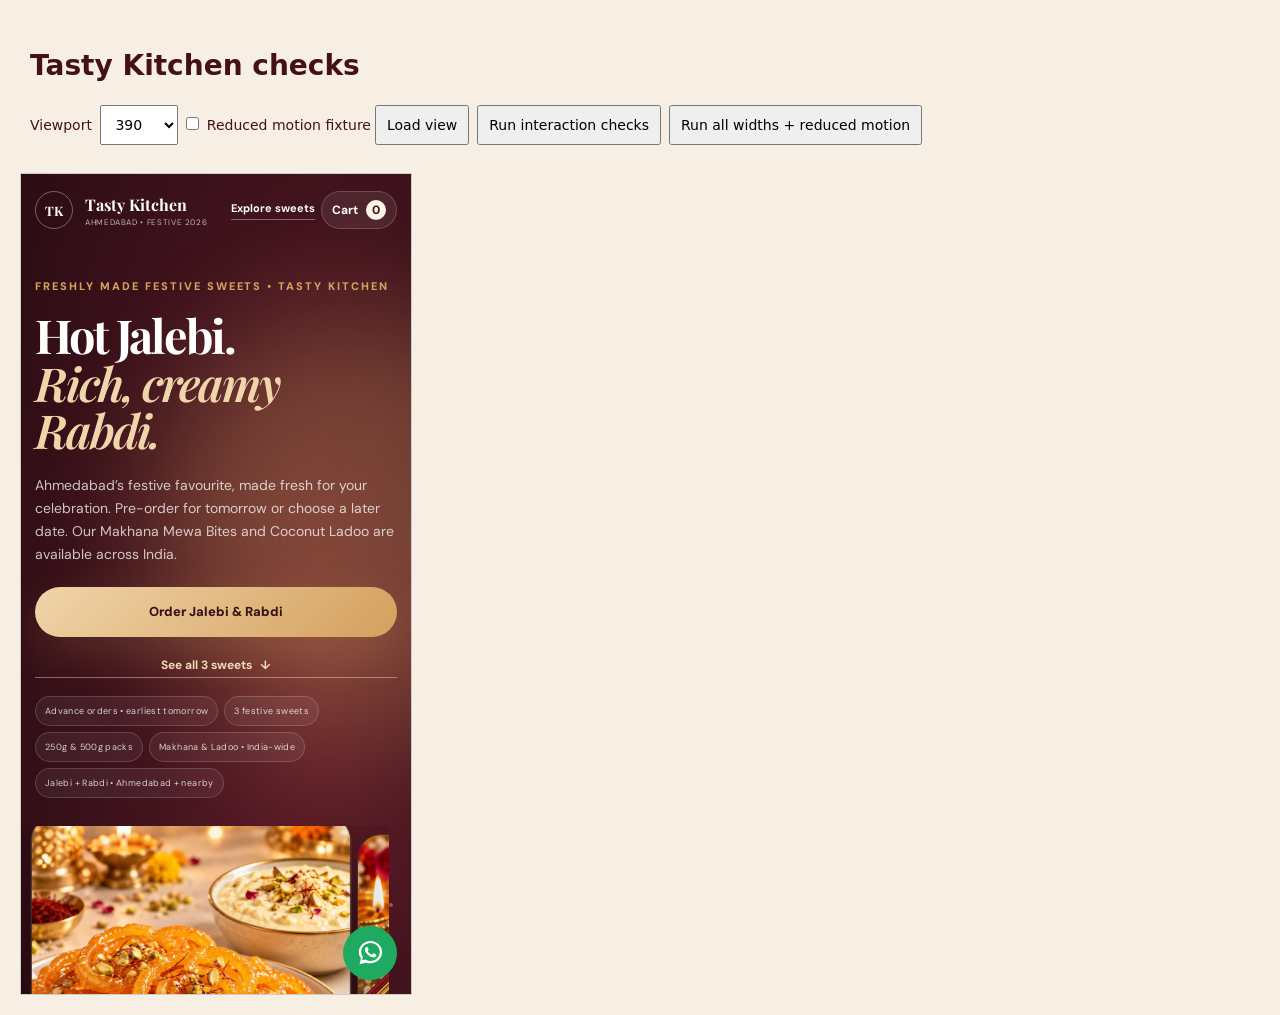
<file: tests/responsive.html>
<!doctype html><html lang="en"><meta charset="utf-8"><meta name="viewport" content="width=device-width"><title>Tasty Kitchen interaction checks</title>
<style>body{font:14px system-ui;background:#f7efe3;color:#431117;margin:20px}button,select{font:inherit;padding:10px;margin:4px}iframe{display:block;border:1px solid #ccc;height:820px;background:white;max-width:none}#stage{overflow:auto;max-width:100%}pre{white-space:pre-wrap}header{position:sticky;top:0;background:#f7efe3;padding:10px;z-index:2}</style>
<header><h1>Tasty Kitchen checks</h1><label>Viewport <select id="width"><option>360</option><option selected>390</option><option>430</option><option>768</option><option>1280</option></select></label><label><input id="reduce" type="checkbox"> Reduced motion fixture</label><button id="load">Load view</button><button id="run">Run interaction checks</button><button id="all">Run all widths + reduced motion</button><pre id="results" role="status"></pre></header><div id="stage"></div>
<script>
const result=document.getElementById('results');
let frame;
const pause=ms=>new Promise(r=>setTimeout(r,ms));
const check=(ok,msg)=>{if(!ok)throw Error(msg);result.textContent+='PASS '+msg+'\n';};
const root=new URL('../',location.href).href;
async function load(width=Number(document.getElementById('width').value),reduce=document.getElementById('reduce').checked){
 const [html,css,js]=await Promise.all(['index.html','styles.css','script.js'].map(p=>fetch(root+p).then(r=>r.text())));
 frame=document.createElement('iframe');frame.title='Website at '+width+' pixels';frame.style.width=width+'px';document.getElementById('stage').replaceChildren(frame);
 let style=css;
 if(reduce)style=style.replaceAll('@media(prefers-reduced-motion:reduce)','@media all').replaceAll('@media(prefers-reduced-motion:no-preference)','@media not all');
 let source=html.replace('<head>','<head><base href="'+root+'">').replace('<link rel="stylesheet" href="styles.css" />','<style>'+style+'</style>');
 source=source.replace('<script src="script.js"><\/script>', '<script>window.__errors=[];addEventListener("error",e=>window.__errors.push(e.message));addEventListener("unhandledrejection",e=>window.__errors.push(String(e.reason)));'+(reduce?'window.matchMedia=()=>({matches:true,addEventListener(){}});':'')+js+'<\/script>');
 const loaded=new Promise(resolve=>frame.onload=resolve);frame.srcdoc=source;await loaded;await pause(2100);return frame.contentDocument;
}
async function run(width,reduce=false){
 result.textContent+='\n'+width+'px'+(reduce?' reduced motion':'')+'\n';
 const d=await load(width,reduce),w=frame.contentWindow;
 const click=selector=>{const el=d.querySelector(selector);check(!!el,'control '+selector+' exists');el.click();return el;};
 const open=async()=>{click('[data-product="makhana-mewa-bites"]');await pause(850);};
 check(d.documentElement.scrollWidth<=width,'homepage has no horizontal overflow');
 check(d.querySelectorAll('.product-card').length===2,'both product cards render');
 check(d.querySelector('.hero-product-frame img').naturalWidth>500,'hero photography loads in high resolution');
 if(reduce){check(w.getComputedStyle(d.querySelector('.gift-lid')).display==='none','reduced motion skips lid');check(d.getAnimations().length===0,'reduced motion has no active animations');}
 click('.hero-order-link');await pause(850);check(d.querySelector('#productLayer').classList.contains('is-open'),'hero product link opens details');
 click('[data-close-product]');await pause(750);await open();
 check(d.querySelectorAll('.detail-thumb').length===5,'five gallery thumbnails remain');
 check(d.querySelector('main').inert,'background is inert while dialog opens');
 check(d.querySelector('.product-sheet').scrollWidth<=d.querySelector('.product-sheet').clientWidth+1,'product sheet has no horizontal overflow');
 click('.detail-thumb[data-index="2"]');await pause(500);check(d.querySelector('.gallery-caption').textContent.startsWith('3 / 5'),'thumbnail changes photo');
 const surface=d.querySelector('.detail-photo-button');
 const swipe=(el,x1,y1,x2,y2)=>{const start=new w.Event('touchstart',{bubbles:true});Object.defineProperty(start,'touches',{value:[{clientX:x1,clientY:y1}]});el.dispatchEvent(start);const end=new w.Event('touchend',{bubbles:true});Object.defineProperty(end,'changedTouches',{value:[{clientX:x2,clientY:y2}]});el.dispatchEvent(end);};
 swipe(surface,250,200,100,205);await pause(500);check(d.querySelector('.gallery-caption').textContent.startsWith('4 / 5'),'horizontal detail swipe advances photo');
 swipe(surface,150,100,120,250);await pause(100);check(d.querySelector('.gallery-caption').textContent.startsWith('4 / 5'),'vertical scroll does not change photo');
 click('.detail-photo-button');await pause(500);check(d.querySelector('#photoLightbox').classList.contains('open'),'full-screen viewer opens');
 click('.lightbox-next');await pause(500);check(d.querySelector('.lightbox-count').textContent.startsWith('5 / 5'),'viewer next works');
 click('.lightbox-next');await pause(500);check(d.querySelector('.lightbox-count').textContent.startsWith('1 / 5'),'viewer wraps to first photo');
 click('.lightbox-zoom');check(d.querySelector('#photoLightbox').classList.contains('is-zoomed'),'viewer zoom works');
 click('.lightbox-zoom');swipe(d.querySelector('.lightbox-stage'),250,200,100,200);await pause(500);check(d.querySelector('.lightbox-count').textContent.startsWith('2 / 5'),'viewer swipe works');
 w.dispatchEvent(new w.KeyboardEvent('keydown',{key:'Escape',bubbles:true}));check(!d.querySelector('#photoLightbox').classList.contains('open')&&d.querySelector('#productLayer').classList.contains('is-open'),'Escape closes viewer and keeps product');
 for(const info of ['photos','ingredients','delivery','gifting']){click('[data-info="'+info+'"]');check(d.querySelector('#infoPanel').classList.contains('show'),'information panel '+info);}
 click('[data-pack="1"]');check(d.querySelector('#detailPrice').textContent==='₹849','pack price updates');check(d.querySelector('#detailPack').textContent.includes('preview'),'preview price remains explicit');
 click('#openCheckout');check(d.querySelector('#checkoutSummary').textContent.includes('400g'),'checkout retains selected pack');
 const q=d.querySelector('#quantity');q.value='2';q.dispatchEvent(new w.Event('input'));check(d.querySelector('#checkoutTotal').textContent==='₹1,698','quantity updates total');
 d.querySelector('#customerName').value='Preview Test';d.querySelector('#customerPhone').value='9999999999';d.querySelector('#customerAddress').value='Test address, Ahmedabad';d.querySelector('#deliveryDate').value=d.querySelector('#deliveryDate').min;
 click('.checkout-pay');check(d.querySelector('#paymentLayer').classList.contains('is-open'),'payment preview opens');check(d.querySelector('#paymentSummary').textContent.includes('₹1,698'),'payment preview retains total');
 click('[data-close-payment]');check(d.querySelector('#checkoutLayer').classList.contains('is-open'),'payment back retains checkout');
 click('[data-close-checkout]');click('[data-close-product]');await pause(750);
 click('[data-product="coconut-mewa-ladoo"]');await pause(850);check(d.querySelector('#detailDescription').textContent.includes('preview'),'Coconut product remains provisional');
 click('[data-close-product]');await pause(750);
 check(!w.__errors.length,'no JavaScript errors: '+w.__errors.join('; '));
 check(d.querySelector('#productLayer').inert,'closed product is inert');
 result.textContent+='COMPLETE '+width+'px\n';
}
document.getElementById('load').onclick=()=>load().catch(e=>result.textContent+='FAIL '+e.message);
document.getElementById('run').onclick=async()=>{result.textContent='';try{await run(Number(document.getElementById('width').value),document.getElementById('reduce').checked);}catch(e){result.textContent+='FAIL '+e.stack;}};
document.getElementById('all').onclick=async()=>{result.textContent='';try{for(const width of [360,390,430,768,1280])await run(width);await run(390,true);result.textContent+='ALL CHECKS PASSED';}catch(e){result.textContent+='FAIL '+e.stack;}};
load();
</script></html>
</file>
<file: styles.css>
:root{
  --wine:#431117;--wine-2:#651f27;--wine-3:#822e39;--cream:#f7efe3;--paper:#fffaf3;--gold:#d3a35f;--ink:#251916;--muted:#75645d;
  --border:rgba(67,17,23,.12);--shadow:0 24px 90px rgba(48,14,20,.18);--ease:cubic-bezier(.2,.8,.2,1)
}
*{box-sizing:border-box}html{scroll-behavior:smooth}body{margin:0;font-family:"DM Sans",sans-serif;background:var(--cream);color:var(--ink);overflow-x:hidden}body.modal-open{overflow:hidden}
a{text-decoration:none;color:inherit}button,input,textarea{font:inherit}button{color:inherit}.topbar{position:absolute;z-index:30;left:0;right:0;top:0;height:86px;padding:0 max(24px,calc((100vw - 1200px)/2));display:flex;align-items:center;justify-content:space-between;color:#fff}
.brand{display:flex;align-items:center;gap:12px}.brand-seal{display:grid;place-items:center;width:44px;height:44px;border:1px solid rgba(255,255,255,.35);border-radius:50%;font-family:"Playfair Display",serif;font-weight:700}.brand-copy strong,.brand-copy small{display:block}.brand-copy strong{font-family:"Playfair Display",serif;font-size:19px}.brand-copy small{font-size:10px;letter-spacing:.12em;text-transform:uppercase;opacity:.68;margin-top:2px}.nav-cta{font-size:13px;font-weight:700;border-bottom:1px solid rgba(255,255,255,.35);padding-bottom:4px}

.hero{min-height:100svh;position:relative;overflow:hidden;background:radial-gradient(circle at 75% 42%,#762632 0,#4d151d 34%,#2f0c11 70%);color:#fff}.hero-inner{position:relative;z-index:2;width:min(1200px,calc(100% - 48px));min-height:100svh;margin:auto;display:grid;grid-template-columns:.92fr 1.08fr;gap:44px;align-items:center;padding:120px 0 80px}.hero-copy{animation:heroIn .9s var(--ease) both}.kicker{text-transform:uppercase;letter-spacing:.18em;font-size:11px;font-weight:800;color:var(--gold);margin:0 0 18px}.hero h1{font-family:"Playfair Display",serif;font-size:clamp(62px,7.8vw,108px);letter-spacing:-.045em;line-height:.92;margin:0}.hero h1 em{font-weight:600;color:#f0d4aa}.hero-text{max-width:580px;font-size:18px;line-height:1.7;color:rgba(255,255,255,.75);margin:28px 0}.hero-actions{display:flex;align-items:center;gap:20px;flex-wrap:wrap}.hero-note{font-size:12px;color:rgba(255,255,255,.56)}
.primary-btn{appearance:none;border:0;border-radius:999px;background:linear-gradient(135deg,#f0d4a9,#d4a05d);color:#371015;min-height:54px;padding:0 24px;display:inline-flex;align-items:center;justify-content:center;font-weight:800;cursor:pointer;box-shadow:0 12px 34px rgba(0,0,0,.16);transition:transform .25s var(--ease),box-shadow .25s var(--ease)}.primary-btn:hover{transform:translateY(-2px);box-shadow:0 18px 42px rgba(0,0,0,.22)}.hero-art{position:relative;animation:artIn 1.1s .08s var(--ease) both}.hero-art svg{width:100%;filter:drop-shadow(0 30px 45px rgba(0,0,0,.2));animation:heroFloat 6s ease-in-out infinite}.hero-glow{position:absolute;border-radius:50%;filter:blur(70px);opacity:.4}.glow-one{width:420px;height:420px;background:#d3a35f;right:-160px;top:12%}.glow-two{width:340px;height:340px;background:#9b3d4a;left:-140px;bottom:-80px}.scroll-cue{position:absolute;z-index:2;left:50%;bottom:22px;transform:translateX(-50%);font-size:10px;letter-spacing:.14em;text-transform:uppercase;color:rgba(255,255,255,.5)}.scroll-cue span{margin-left:8px}
@keyframes heroIn{from{opacity:0;transform:translateY(28px)}to{opacity:1;transform:none}}@keyframes artIn{from{opacity:0;transform:translateX(50px) scale(.96)}to{opacity:1;transform:none}}@keyframes heroFloat{50%{transform:translateY(-10px) rotate(.4deg)}}

.collection{width:min(1200px,calc(100% - 48px));margin:auto;padding:110px 0}.section-head{display:grid;grid-template-columns:1fr .7fr;gap:30px;align-items:end;margin-bottom:42px}.section-head h2{font-family:"Playfair Display",serif;font-size:clamp(48px,6vw,76px);line-height:.95;letter-spacing:-.04em;margin:0}.section-copy{max-width:510px;margin:0;color:var(--muted);line-height:1.7;font-size:15px}
.product-grid{display:grid;grid-template-columns:repeat(2,1fr);gap:22px}.product-card{position:relative;min-height:620px;border:0;border-radius:34px;overflow:hidden;padding:0;background:#2e0c11;text-align:left;cursor:pointer;box-shadow:0 18px 52px rgba(57,26,19,.12);isolation:isolate;transition:transform .45s var(--ease),box-shadow .45s var(--ease)}.product-card:hover{transform:translateY(-8px);box-shadow:0 30px 80px rgba(57,26,19,.2)}.product-art{position:absolute;inset:0;overflow:hidden}.product-art svg{width:100%;height:100%;display:block;transition:transform .8s var(--ease)}.product-card:hover .product-art svg{transform:scale(1.035)}.product-shade{position:absolute;inset:0;background:linear-gradient(to top,rgba(28,7,10,.92) 0,rgba(28,7,10,.28) 48%,rgba(28,7,10,.05) 70%);z-index:1}.product-card-content{position:absolute;z-index:2;left:32px;right:32px;bottom:30px;color:#fff}.product-card .product-kicker{font-size:10px;letter-spacing:.17em;text-transform:uppercase;color:#f0d4aa;font-weight:800}.product-card h3{font-family:"Playfair Display",serif;font-size:clamp(38px,4.4vw,58px);line-height:.98;margin:8px 0 12px;letter-spacing:-.03em}.card-bottom{display:flex;align-items:end;justify-content:space-between;gap:15px}.card-bottom strong{font-family:"Playfair Display",serif;font-size:28px;color:#f0d4aa}.card-bottom span{font-size:12px;color:rgba(255,255,255,.68)}.card-arrow{width:52px;height:52px;border-radius:50%;border:1px solid rgba(255,255,255,.35);display:grid;place-items:center;font-size:24px;backdrop-filter:blur(12px);transition:.3s var(--ease)}.product-card:hover .card-arrow{background:#fff;color:var(--wine);transform:rotate(-12deg)}
.future-note{margin-top:22px;border:1px solid var(--border);border-radius:20px;padding:18px 20px;display:flex;align-items:center;gap:12px;color:var(--muted);font-size:13px;background:rgba(255,255,255,.28)}.future-note p{margin:0}.future-note strong{color:var(--ink)}.future-dot{width:9px;height:9px;border-radius:50%;background:var(--gold);box-shadow:0 0 0 8px rgba(211,163,95,.14)}

.product-layer,.checkout-layer{position:fixed;inset:0;z-index:100;pointer-events:none;opacity:0;transition:opacity .35s var(--ease)}.product-layer.is-open,.checkout-layer.is-open{pointer-events:auto;opacity:1}.product-backdrop,.checkout-backdrop{position:absolute;inset:0;background:rgba(24,6,10,.66);backdrop-filter:blur(14px)}.product-sheet{position:absolute;inset:22px;max-width:1320px;margin:auto;background:var(--paper);border-radius:34px;overflow:hidden;display:grid;grid-template-columns:1.03fr .97fr;box-shadow:0 34px 130px rgba(0,0,0,.38);transform:translateY(34px) scale(.985);transition:transform .45s var(--ease)}.product-layer.is-open .product-sheet{transform:none}.sheet-close{position:absolute;z-index:5;right:18px;top:18px;width:44px;height:44px;border:0;border-radius:50%;background:rgba(255,255,255,.88);font-size:28px;line-height:1;cursor:pointer;box-shadow:0 10px 30px rgba(0,0,0,.12)}.detail-media{min-height:100%;background:var(--wine);overflow:hidden}.detail-media svg{width:100%;height:100%;min-height:100%;object-fit:cover;display:block}.detail-content{overflow:auto;padding:66px 58px 50px}.detail-topline{display:flex;align-items:center;justify-content:space-between;gap:16px}.fresh-badge{border:1px solid rgba(67,17,23,.14);border-radius:999px;padding:8px 11px;font-size:10px;font-weight:700;color:var(--wine)}.detail-content h2{font-family:"Playfair Display",serif;font-size:clamp(50px,5vw,76px);line-height:.92;letter-spacing:-.04em;margin:6px 0 20px}.detail-description{font-size:16px;line-height:1.72;color:var(--muted);max-width:650px}.detail-price{display:flex;align-items:end;gap:12px;margin:25px 0}.detail-price strong{font-family:"Playfair Display",serif;font-size:42px;color:var(--wine)}.detail-price span{font-size:12px;color:var(--muted);padding-bottom:7px}.detail-label{display:block;font-size:10px;letter-spacing:.14em;text-transform:uppercase;font-weight:800;color:var(--muted);margin-bottom:9px}.pack-options{display:flex;flex-wrap:wrap;gap:8px}.pack-chip{border:1px solid var(--border);background:#fff;border-radius:999px;padding:11px 14px;cursor:pointer;font-size:12px;font-weight:700;transition:.2s}.pack-chip.active{background:var(--wine);color:#fff;border-color:var(--wine)}.detail-info-grid{display:grid;grid-template-columns:1fr 1fr;gap:10px;margin:28px 0 12px}.info-card{border:1px solid var(--border);background:#fff;border-radius:18px;padding:14px;display:grid;grid-template-columns:34px 1fr 20px;gap:10px;align-items:center;text-align:left;cursor:pointer;transition:.25s var(--ease)}.info-card:hover,.info-card.active{border-color:rgba(67,17,23,.32);transform:translateY(-2px);box-shadow:0 10px 28px rgba(50,20,15,.07)}.info-icon{width:34px;height:34px;border-radius:50%;display:grid;place-items:center;background:#f4e7d6;color:var(--wine);font-weight:800}.info-card b,.info-card small{display:block}.info-card b{font-size:13px}.info-card small{font-size:10px;color:var(--muted);margin-top:2px}.info-card i{font-style:normal;font-size:22px;color:#a98c77}.info-panel{min-height:0;overflow:hidden;border-radius:18px;background:#f5e8d7;max-height:0;opacity:0;transition:max-height .4s var(--ease),opacity .3s,padding .3s}.info-panel.show{max-height:320px;opacity:1;padding:18px}.info-panel p,.info-panel ul{margin:0;color:#675750;font-size:13px;line-height:1.65}.info-panel ul{padding-left:18px}.detail-actions{margin-top:26px;display:flex;align-items:center;gap:16px;flex-wrap:wrap}.order-btn{min-width:210px}.capacity-note{font-size:10px;color:var(--muted);max-width:220px;line-height:1.4}

.checkout-sheet{position:absolute;right:18px;top:18px;bottom:18px;width:min(540px,calc(100% - 36px));background:var(--paper);border-radius:30px;padding:38px;overflow:auto;box-shadow:0 34px 120px rgba(0,0,0,.38);transform:translateX(45px);transition:transform .45s var(--ease)}.checkout-layer.is-open .checkout-sheet{transform:none}.checkout-sheet h3{font-family:"Playfair Display",serif;font-size:46px;line-height:1;margin:0 0 22px}.checkout-summary{background:linear-gradient(135deg,#f1dfc4,#f8efe2);border-radius:18px;padding:16px;margin-bottom:20px}.checkout-summary strong,.checkout-summary span{display:block}.checkout-summary span{font-size:12px;color:var(--muted);margin-top:3px}.checkout-sheet label{display:flex;flex-direction:column;gap:7px;font-size:10px;text-transform:uppercase;letter-spacing:.09em;font-weight:800;color:#78645b;margin-bottom:14px}.checkout-sheet input,.checkout-sheet textarea{border:1px solid var(--border);background:#fff;border-radius:14px;padding:13px 14px;font:inherit;color:var(--ink);outline:none}.checkout-sheet input:focus,.checkout-sheet textarea:focus{border-color:var(--wine);box-shadow:0 0 0 3px rgba(67,17,23,.07)}.field-row{display:grid;grid-template-columns:1fr 1fr;gap:10px}.payment-preview{display:flex;justify-content:space-between;gap:14px;align-items:center;border:1px solid var(--border);border-radius:18px;padding:15px;margin:4px 0 17px}.payment-preview strong,.payment-preview span{display:block}.payment-preview span{font-size:11px;color:var(--muted);margin-top:3px}.secure-mark{font-size:22px!important}.checkout-pay{width:100%}.preview-warning{display:block;text-align:center;color:var(--muted);font-size:10px;margin-top:10px}.toast{position:fixed;z-index:200;left:50%;bottom:24px;transform:translate(-50%,20px);opacity:0;pointer-events:none;background:#1f5e46;color:#fff;border-radius:999px;padding:12px 18px;font-size:12px;font-weight:700;box-shadow:0 12px 40px rgba(0,0,0,.2);transition:.3s}.toast.show{opacity:1;transform:translate(-50%,0)}

.whatsapp-fab{position:fixed;z-index:80;right:20px;bottom:20px;width:58px;height:58px;border-radius:50%;display:grid;place-items:center;background:#1faa61;color:#fff;box-shadow:0 16px 40px rgba(0,0,0,.22);transition:.25s var(--ease)}.whatsapp-fab svg{width:31px;height:31px}.whatsapp-fab:hover{transform:translateY(-3px) scale(1.03)}.fab-tooltip{position:absolute;right:68px;white-space:nowrap;background:#231417;color:#fff;border-radius:10px;padding:8px 10px;font-size:10px;opacity:0;transform:translateX(6px);pointer-events:none;transition:.2s}.whatsapp-fab:hover .fab-tooltip{opacity:1;transform:none}

.footer{border-top:1px solid var(--border);width:min(1200px,calc(100% - 48px));margin:auto;padding:28px 0 80px;display:flex;align-items:center;justify-content:space-between;gap:30px}.footer .brand-seal{border-color:var(--border);color:var(--wine)}.footer p{font-size:10px;color:var(--muted);max-width:520px;text-align:right;line-height:1.5}

::view-transition-old(product-media),::view-transition-new(product-media){animation-duration:.5s;animation-timing-function:var(--ease)}
@media(max-width:900px){.hero-inner{grid-template-columns:1fr;padding-top:126px}.hero-art{max-width:680px;margin:auto}.section-head{grid-template-columns:1fr}.product-grid{grid-template-columns:1fr}.product-card{min-height:560px}.product-sheet{grid-template-columns:1fr;inset:10px;overflow:auto}.detail-media{min-height:420px;height:42vh}.detail-content{overflow:visible}.footer{align-items:flex-start;flex-direction:column}.footer p{text-align:left}.checkout-sheet{top:10px;right:10px;bottom:10px;width:calc(100% - 20px)}} 
@media(max-width:640px){.topbar{height:72px;padding:0 14px}.brand-seal{width:38px;height:38px;font-size:13px}.brand-copy strong{font-size:16px}.nav-cta{font-size:11px}.hero-inner{width:calc(100% - 28px);padding-top:108px;gap:15px}.hero h1{font-size:58px}.hero-text{font-size:15px;margin:20px 0}.hero-actions{align-items:flex-start;flex-direction:column;gap:12px}.hero-art{margin-top:-12px}.scroll-cue{display:none}.collection{width:calc(100% - 24px);padding:76px 0}.section-head{margin-bottom:26px}.section-head h2{font-size:48px}.section-copy{font-size:13px}.product-card{min-height:500px;border-radius:26px}.product-card-content{left:22px;right:22px;bottom:22px}.product-card h3{font-size:42px}.card-bottom strong{font-size:24px}.card-arrow{width:46px;height:46px}.future-note{align-items:flex-start}.product-sheet{border-radius:24px}.detail-media{height:38vh;min-height:300px}.detail-content{padding:30px 20px 34px}.detail-topline{align-items:flex-start;flex-direction:column;gap:7px}.detail-content h2{font-size:50px}.detail-info-grid{grid-template-columns:1fr}.detail-actions{align-items:flex-start;flex-direction:column}.order-btn{width:100%}.checkout-sheet{padding:28px 18px}.checkout-sheet h3{font-size:40px}.field-row{grid-template-columns:1fr}.whatsapp-fab{right:14px;bottom:14px;width:54px;height:54px}.fab-tooltip{display:none}.footer{width:calc(100% - 24px);padding-bottom:90px}}
@media(prefers-reduced-motion:reduce){*{scroll-behavior:auto!important;animation:none!important;transition:none!important}}


/* Real product photography */
.product-art img,.detail-media img{width:100%;height:100%;display:block;object-fit:cover}
.product-art img{min-height:100%;transition:transform .8s var(--ease)}
.product-card:hover .product-art img{transform:scale(1.045)}
.detail-media img{min-height:100%}
.photo-grid{display:grid;grid-template-columns:1fr 1fr;gap:10px}
.photo-grid img{width:100%;aspect-ratio:4/5;object-fit:cover;border-radius:14px;display:block}
@media(max-width:640px){.photo-grid{grid-template-columns:1fr 1fr}.photo-grid img{aspect-ratio:3/4}}


/* High-resolution multi-photo product gallery */
.info-panel.photos-open{max-height:560px;overflow:auto}
.photo-gallery-head{display:flex;align-items:flex-start;justify-content:space-between;gap:16px;margin-bottom:12px}
.photo-gallery-head strong{color:var(--wine);font-size:13px}
.photo-gallery-head span{max-width:260px;text-align:right;color:var(--muted);font-size:10px;line-height:1.45}
.photo-grid{display:grid;grid-template-columns:repeat(3,1fr);gap:10px}
.photo-thumb{border:2px solid transparent;background:#fff;padding:0;border-radius:14px;overflow:hidden;cursor:pointer;box-shadow:0 7px 18px rgba(50,20,15,.08);transition:.25s transform,.25s border-color,.25s box-shadow}
.photo-thumb:hover{transform:translateY(-2px)}
.photo-thumb.active{border-color:var(--wine);box-shadow:0 10px 22px rgba(67,17,23,.15)}
.photo-thumb img{width:100%;aspect-ratio:4/5;object-fit:cover;display:block}
.detail-photo-button{display:block;width:100%;height:100%;padding:0;border:0;background:transparent;cursor:zoom-in}
.detail-photo-button img{width:100%;height:100%;min-height:100%;object-fit:cover;display:block}
.photo-lightbox{position:fixed;inset:0;z-index:260;display:none;align-items:center;justify-content:center;padding:20px;background:rgba(20,5,8,.9);backdrop-filter:blur(10px)}
.photo-lightbox.open{display:flex}
.photo-lightbox img{max-width:min(1200px,96vw);max-height:92vh;width:auto;height:auto;object-fit:contain;box-shadow:0 26px 90px rgba(0,0,0,.45);border-radius:18px}
.photo-lightbox-close{position:fixed;right:20px;top:20px;width:46px;height:46px;border:0;border-radius:50%;background:#fff;color:var(--wine);font-size:28px;cursor:pointer;box-shadow:0 10px 30px rgba(0,0,0,.25)}
@media(max-width:640px){
  .info-panel.photos-open{max-height:470px}
  .photo-gallery-head{display:block}
  .photo-gallery-head span{display:block;text-align:left;margin-top:4px}
  .photo-grid{grid-template-columns:repeat(2,1fr)}
  .photo-thumb img{aspect-ratio:3/4}
  .photo-lightbox{padding:10px}
  .photo-lightbox-close{right:12px;top:12px}
}


/* Persistent product gallery + full-screen carousel */
.detail-gallery{height:100%;display:grid;grid-template-rows:minmax(0,1fr) auto;background:#2d0b10}
.detail-photo-button{position:relative;min-height:0}
.detail-photo-button img{width:100%;height:100%;object-fit:cover;display:block}
.zoom-hint{position:absolute;left:16px;bottom:16px;background:rgba(25,8,11,.68);color:#fff;border:1px solid rgba(255,255,255,.2);backdrop-filter:blur(10px);border-radius:999px;padding:8px 11px;font-size:10px;font-weight:700}
.detail-thumb-strip{display:grid;grid-auto-flow:column;grid-auto-columns:82px;gap:9px;overflow-x:auto;padding:12px;background:#fff8ef;border-top:1px solid rgba(67,17,23,.08);scrollbar-width:thin}
.detail-thumb{padding:0;border:2px solid transparent;border-radius:12px;overflow:hidden;background:#fff;cursor:pointer;opacity:.74;transition:.2s}
.detail-thumb.active{border-color:var(--wine);opacity:1;transform:translateY(-1px)}
.detail-thumb img{width:100%;aspect-ratio:1/1;object-fit:cover;display:block}

.photo-lightbox{display:none;grid-template-columns:auto minmax(0,1fr) auto;grid-template-rows:minmax(0,1fr) auto;gap:16px}
.photo-lightbox.open{display:grid}
.lightbox-stage{grid-column:2;grid-row:1;position:relative;display:flex;align-items:center;justify-content:center;min-width:0}
.lightbox-stage img{max-width:100%;max-height:78vh;width:auto;height:auto;object-fit:contain;border-radius:18px;box-shadow:0 28px 90px rgba(0,0,0,.42)}
.lightbox-count{position:absolute;right:12px;bottom:12px;background:rgba(0,0,0,.62);color:#fff;padding:7px 10px;border-radius:999px;font-size:11px;font-weight:700}
.lightbox-nav{align-self:center;width:52px;height:52px;border-radius:50%;border:1px solid rgba(255,255,255,.22);background:rgba(255,255,255,.12);color:#fff;font-size:38px;line-height:1;cursor:pointer;backdrop-filter:blur(10px)}
.lightbox-prev{grid-column:1;grid-row:1}.lightbox-next{grid-column:3;grid-row:1}
.lightbox-thumbs{grid-column:1/-1;grid-row:2;display:grid;grid-auto-flow:column;grid-auto-columns:68px;justify-content:center;gap:8px;overflow-x:auto;max-width:92vw;margin:auto;padding:4px}
.lightbox-thumb{padding:0;border:2px solid transparent;border-radius:10px;overflow:hidden;background:#fff;opacity:.62;cursor:pointer}
.lightbox-thumb.active{opacity:1;border-color:#fff}
.lightbox-thumb img{width:100%;aspect-ratio:1/1;object-fit:cover;display:block}
@media(max-width:640px){
  .detail-thumb-strip{grid-auto-columns:66px;padding:9px}
  .photo-lightbox{grid-template-columns:1fr;grid-template-rows:minmax(0,1fr) auto;padding:12px}
  .lightbox-stage{grid-column:1;grid-row:1}
  .lightbox-nav{position:fixed;top:50%;transform:translateY(-50%);z-index:3;width:42px;height:42px;font-size:30px}
  .lightbox-prev{left:8px}.lightbox-next{right:8px}
  .lightbox-thumbs{grid-column:1;grid-row:2;justify-content:start;max-width:100%}
  .lightbox-stage img{max-height:76vh;border-radius:12px}
}


/* Cinematic hero product reveal */
.hero-order-link{display:inline-flex;align-items:center;gap:8px;color:#f3ddbc;font-size:13px;font-weight:700;border-bottom:1px solid rgba(243,221,188,.45);padding-bottom:4px}
.hero-order-link span{transition:transform .25s var(--ease)}.hero-order-link:hover span{transform:translate(2px,-2px)}
.hero-trust{display:flex;gap:10px;flex-wrap:wrap;margin-top:24px}.hero-trust span{padding:9px 12px;border-radius:999px;border:1px solid rgba(255,255,255,.16);background:rgba(255,255,255,.06);backdrop-filter:blur(10px);font-size:10px;letter-spacing:.04em;color:rgba(255,255,255,.78)}
.hero-product-reveal{position:relative;min-height:640px;display:flex;align-items:center;justify-content:center}
.hero-product-frame{position:relative;width:min(560px,100%);aspect-ratio:4/5;border-radius:34px;overflow:hidden;box-shadow:0 34px 90px rgba(0,0,0,.38);transform:perspective(1200px) rotateY(-4deg) rotateX(1deg);animation:heroFrameIn 1s .12s var(--ease) both}
.hero-product-frame img{width:100%;height:100%;display:block;object-fit:cover;transform:scale(1.025);animation:heroImagePush 8s 1.6s ease-in-out infinite alternate}
.gift-lid{position:absolute;inset:0;display:flex;flex-direction:column;align-items:center;justify-content:center;background:linear-gradient(145deg,#591721,#2b0910 72%);color:#efd2a5;z-index:3;transform-origin:top center;animation:giftLidReveal 1.15s .5s cubic-bezier(.22,.82,.25,1) forwards;box-shadow:inset 0 0 0 1px rgba(239,210,165,.15)}
.gift-lid:before,.gift-lid:after{content:"";position:absolute;background:linear-gradient(180deg,#d5a15e,#9e6a33);opacity:.9}.gift-lid:before{width:16%;height:100%;left:42%}.gift-lid:after{height:13%;width:100%;top:43.5%}
.gift-lid span,.gift-lid small{position:relative;z-index:2}.gift-lid span{display:grid;place-items:center;width:72px;height:72px;border:1px solid rgba(239,210,165,.58);border-radius:50%;font-family:"Playfair Display",serif;font-size:28px;font-weight:700;background:#3c0f16}.gift-lid small{margin-top:11px;text-transform:uppercase;letter-spacing:.18em;font-size:9px}
.hero-image-sheen{position:absolute;inset:-20%;background:linear-gradient(110deg,transparent 37%,rgba(255,255,255,.14) 50%,transparent 63%);transform:translateX(-85%) rotate(6deg);animation:heroSheen 5.5s 2.2s ease-in-out infinite}
.hero-product-label{position:absolute;right:-8px;bottom:44px;z-index:5;min-width:245px;padding:16px 18px;border:1px solid rgba(255,255,255,.16);border-radius:18px;background:rgba(38,9,14,.72);backdrop-filter:blur(16px);box-shadow:0 14px 40px rgba(0,0,0,.24);animation:labelIn .65s 1.35s var(--ease) both}.hero-product-label span,.hero-product-label strong,.hero-product-label small{display:block}.hero-product-label span{text-transform:uppercase;letter-spacing:.15em;font-size:8px;color:#d5a15e;font-weight:800}.hero-product-label strong{font-family:"Playfair Display",serif;font-size:22px;margin:4px 0;color:#fff}.hero-product-label small{font-size:10px;color:rgba(255,255,255,.68)}
.festive-speck{position:absolute;width:8px;height:8px;border-radius:50%;background:#e4b36d;box-shadow:0 0 24px rgba(228,179,109,.8);opacity:.75;animation:speckFloat 4s ease-in-out infinite}.speck-a{left:5%;top:24%;animation-delay:.4s}.speck-b{right:1%;top:16%;width:5px;height:5px;animation-delay:1.1s}.speck-c{right:8%;bottom:17%;width:6px;height:6px;animation-delay:1.8s}
@keyframes heroFrameIn{from{opacity:0;transform:perspective(1200px) rotateY(-10deg) translateX(45px) scale(.96)}to{opacity:1;transform:perspective(1200px) rotateY(-4deg) rotateX(1deg)}}
@keyframes giftLidReveal{0%{transform:translateY(0) rotateX(0);opacity:1}70%{opacity:1}100%{transform:translateY(-108%) rotateX(10deg);opacity:0;pointer-events:none}}
@keyframes heroImagePush{from{transform:scale(1.025)}to{transform:scale(1.075)}}
@keyframes heroSheen{0%,64%{transform:translateX(-90%) rotate(6deg)}82%,100%{transform:translateX(90%) rotate(6deg)}}
@keyframes labelIn{from{opacity:0;transform:translateY(16px)}to{opacity:1;transform:none}}
@keyframes speckFloat{50%{transform:translateY(-10px) scale(1.2);opacity:1}}
@media(max-width:900px){.hero-product-reveal{min-height:540px}.hero-product-frame{width:min(520px,88vw)}.hero-product-label{right:2%;bottom:34px}}
@media(max-width:640px){.hero-product-reveal{min-height:470px}.hero-product-frame{width:100%;border-radius:26px;transform:none}.hero-product-label{right:10px;left:10px;bottom:18px;min-width:0}.hero-trust{margin-top:18px}.hero-order-link{font-size:12px}}
@media(prefers-reduced-motion:reduce){.gift-lid{display:none}.hero-product-frame,.hero-product-frame img,.hero-product-label,.festive-speck,.hero-image-sheen{animation:none!important;transform:none!important}}


/* Cinematic refinement: real photography, compositor motion, no runtime library. */
.hero{--scroll-depth:0px;background:radial-gradient(ellipse at 76% 40%,#68212c 0,#41131d 44%,#240910 100%)}
.hero-art{animation:none;transform:translateY(var(--scroll-depth));transition:transform .12s linear}
.hero-product-reveal{perspective:1400px}
.hero-product-frame{overflow:visible;isolation:isolate;transform-style:preserve-3d;animation:boxArrival 1.1s .1s var(--ease) both;box-shadow:0 38px 80px #14040c80,0 2px 0 #e5c58d55,12px 12px 0 -5px #310b13,13px 13px 0 -5px #b5804940}
.hero-product-frame>img{border-radius:inherit;animation:heroImagePush 14s 1.35s ease-in-out infinite alternate}
.gift-lid{border-radius:inherit;backface-visibility:hidden;animation:boxOpening 1.35s .45s cubic-bezier(.22,.72,.22,1) forwards;pointer-events:none;box-shadow:inset 0 0 0 1px #d6b17940,inset 0 0 50px #16030b66,0 12px 30px #17040c80}
.gift-lid:before,.gift-lid:after{background:linear-gradient(90deg,#8d5e31,#c6a066 45%,#b68749 60%,#8c5b31);opacity:.85}
.gift-lid small{background:#39101acc;padding:5px 9px;border-radius:4px}
.hero-image-sheen{inset:0;border-radius:inherit;pointer-events:none;animation:quietSheen 12s 3s ease-in-out infinite;opacity:.5}
.hero-product-label{right:4px;bottom:34px;animation:labelIn .8s 1.6s var(--ease) both}
.hero-copy{animation:none}
.hero-copy>.kicker{animation:copyArrival .8s .7s var(--ease) both}
.hero-copy>h1{animation:copyArrival .95s .9s var(--ease) both}
.hero-text{animation:copyArrival .8s 1.05s var(--ease) both}
.hero-actions{animation:copyArrival .8s 1.15s var(--ease) both}
.hero-trust{animation:copyArrival .8s 1.3s var(--ease) both}
.hero-glow{animation:warmAtmosphere 2s ease-out both;filter:blur(60px)}
.festive-speck{width:4px;height:4px;opacity:.45;animation-duration:7s}
.motion-paused *, .motion-paused:before{animation-play-state:paused!important}
@keyframes boxArrival{from{opacity:.4;transform:translate3d(28px,35px,-35px) rotateY(-9deg) rotateX(4deg) scale(.97)}to{opacity:1;transform:rotateY(-3deg) rotateX(1deg)}}
@keyframes boxOpening{0%{opacity:1;transform:translate3d(0,0,4px) rotateX(0)}60%{opacity:1}100%{opacity:0;transform:translate3d(0,-38%,-160px) rotateX(104deg)}}
@keyframes copyArrival{from{opacity:.25;transform:translateY(14px)}to{opacity:1;transform:translateY(0)}}
@keyframes warmAtmosphere{from{opacity:.08;transform:scale(.85)}to{opacity:.3;transform:scale(1)}}
@keyframes quietSheen{0%,75%{transform:translateX(-110%)}100%{transform:translateX(110%)}}
.scroll-reveal{opacity:1;transform:none}
@media(prefers-reduced-motion:no-preference){
.scroll-reveal:not(.is-revealed){opacity:.15;transform:translateY(24px)}
.scroll-reveal{transition:opacity .75s var(--ease),transform .75s var(--ease),box-shadow .4s var(--ease)}
.product-card:nth-child(2){transition-delay:.09s}
.product-layer.is-open .detail-content>h2{animation:copyArrival .65s .2s var(--ease) both}
.product-layer.is-open .detail-description{animation:copyArrival .65s .28s var(--ease) both}
.product-layer.is-open .pack-block,.product-layer.is-open .detail-price{animation:copyArrival .65s .34s var(--ease) both}
.product-layer.is-open .detail-info-grid,.product-layer.is-open .detail-actions{animation:copyArrival .65s .4s var(--ease) both}
}
.primary-btn{position:relative;overflow:hidden;isolation:isolate}
.primary-btn:after{content:"";position:absolute;inset:0;z-index:-1;background:linear-gradient(100deg,transparent,#fff4,transparent);transform:translateX(-110%);transition:transform .55s var(--ease)}
.primary-btn:hover:after{transform:translateX(110%)}
.primary-btn:active,.pack-chip:active,.info-card:active,.sheet-close:active{transform:scale(.97)}
button:focus-visible,a:focus-visible{outline:3px solid var(--gold);outline-offset:4px}
.pack-chip.active{box-shadow:0 5px 14px #43111725}
.info-card i{transition:transform .3s var(--ease)}
.info-card[aria-expanded=true] i{transform:rotate(90deg)}
.product-layer,.checkout-layer,.payment-layer{visibility:hidden}
.product-layer.is-open,.checkout-layer.is-open,.payment-layer.is-open{visibility:visible}
.product-layer{transition:opacity .35s var(--ease),visibility .35s}
.product-sheet{min-width:0}
.detail-media{min-height:0;height:100%}
.detail-gallery{grid-template-rows:minmax(0,1fr) auto auto;min-height:0}
.detail-photo-button{overflow:hidden;touch-action:pan-y pinch-zoom}
.detail-media .detail-thumb img{min-height:0;height:auto;aspect-ratio:1}
.gallery-caption{margin:0;padding:10px 16px 0;background:#fff8ef;font-size:11px;letter-spacing:.02em;color:#75645d}
.detail-thumb-strip{border:0;padding-top:9px;scroll-snap-type:x proximity;overscroll-behavior-x:contain}
.detail-thumb{min-width:44px;min-height:44px;scroll-snap-align:center;transition:opacity .2s,transform .2s,border-color .2s}
.detail-thumb:hover{opacity:1;transform:translateY(-2px)}
.detail-content{min-width:0}
.detail-actions{padding-bottom:env(safe-area-inset-bottom)}
.photo-lightbox{height:100dvh;overflow:hidden;animation:viewerArrival .35s var(--ease)}
.lightbox-stage{height:100%;min-height:0;overflow:auto;overscroll-behavior:contain;touch-action:pan-x pan-y pinch-zoom}
.lightbox-stage img{min-height:0;max-height:calc(100dvh - 150px);flex-shrink:0}
.lightbox-count{position:fixed;bottom:110px;left:50%;right:auto;transform:translateX(-50%);max-width:90vw;white-space:nowrap;background:#1e0b11bf;border:1px solid #ffffff20;pointer-events:none}
.lightbox-thumbs{width:max-content;max-width:100%;justify-content:start;scroll-snap-type:x proximity}
.lightbox-thumb img{height:auto;min-height:0;border-radius:0;box-shadow:none}
.lightbox-thumb{min-height:44px;scroll-snap-align:center;transition:opacity .2s,border-color .2s}
.photo-lightbox-close,.lightbox-zoom{z-index:5;top:max(14px,env(safe-area-inset-top));}
.lightbox-zoom{position:fixed;left:20px;min-height:44px;border:1px solid #ffffff40;border-radius:99px;padding:10px 16px;color:#fff;background:#2e111bbb;cursor:pointer;font-size:12px}
.is-zoomed .lightbox-stage{display:block;}
.is-zoomed .lightbox-stage img{width:180%;max-width:none;height:auto;max-height:none;margin:0;cursor:zoom-out}
@keyframes viewerArrival{from{opacity:0}to{opacity:1}}
.checkout-layer{z-index:160}
.checkout-sheet{transition:transform .5s var(--ease);padding-bottom:calc(38px + env(safe-area-inset-bottom))}
.checkout-summary{display:flex;align-items:center;gap:14px}
.checkout-summary>div:last-child{min-width:0}
.checkout-product-art{width:64px;height:76px;flex-shrink:0;border-radius:12px;overflow:hidden;background:var(--wine)}
.checkout-product-art img,.checkout-product-art svg{width:100%;height:100%;object-fit:cover;display:block}
.payment-layer{position:fixed;inset:0;z-index:220;opacity:0;pointer-events:none;transition:opacity .3s var(--ease),visibility .3s}
.payment-layer.is-open{opacity:1;pointer-events:auto}
.payment-sheet{position:absolute;inset:50% auto auto 50%;transform:translate(-50%,-46%);width:min(500px,calc(100% - 24px));max-height:calc(100dvh - 24px);overflow:auto;background:var(--paper);padding:56px 32px 32px;border-radius:28px;box-shadow:var(--shadow);transition:transform .4s var(--ease)}
.payment-layer.is-open .payment-sheet{transform:translate(-50%,-50%)}
.payment-sheet h3{font:600 40px/1.1 "Playfair Display",serif;margin:8px 0 24px}
.payment-sheet p:not(.kicker){font-size:13px;color:var(--muted);line-height:1.65}
.payment-sheet .preview-warning{padding:12px;border:1px solid var(--border);border-radius:12px;text-align:left}
.payment-sheet>.primary-btn{width:100%;margin-top:12px}
.payment-methods{display:flex;gap:10px}
.payment-methods span{border:1px solid var(--border);padding:12px 16px;border-radius:12px;font-size:13px}
.toast{max-width:calc(100vw - 32px);width:max-content;text-align:center;border-radius:18px}
::view-transition-group(product-media){animation-duration:.62s;animation-timing-function:cubic-bezier(.22,.72,.22,1)}
::view-transition-old(product-media),::view-transition-new(product-media){height:100%;object-fit:cover;border-radius:26px;animation-duration:.62s}
::view-transition-old(root),::view-transition-new(root){animation-duration:.3s}
@media(max-width:1100px) and (min-width:901px){.hero-inner{gap:24px}.detail-content{padding:58px 28px 32px}.hero h1{font-size:76px}}
@media(max-width:900px){.hero-inner{gap:30px;padding-bottom:50px}.hero-copy{max-width:650px}.hero-product-reveal{min-height:0;width:min(520px,100%);padding-bottom:20px}.hero-product-frame{width:100%}.detail-media{height:clamp(380px,60vh,650px)}.detail-gallery{height:100%}.detail-content{padding-top:30px}}
@media(max-width:640px){
.hero-inner{padding-top:105px;gap:28px}
.hero h1{font-size:clamp(42px,12vw,64px);line-height:1.02;letter-spacing:-.045em}
.hero-text{font-size:14px;line-height:1.65;margin:20px 0}
.hero-actions{gap:18px}.hero-actions .primary-btn{min-height:50px;padding:0 21px;font-size:13px}
.hero-product-reveal{width:100%;max-width:430px;padding:0 8px 16px;margin-top:0}
.hero-product-frame{animation-name:mobileBoxArrival}
.hero-product-label{left:16px;right:16px;bottom:30px;padding:12px 14px}
.hero-product-label strong{font-size:20px}
.hero-trust{gap:6px}.hero-trust span{padding:8px 9px;font-size:9px}
.brand-copy small{font-size:8px;letter-spacing:.08em}
.collection{padding:64px 0}.section-head h2{font-size:clamp(40px,11vw,52px)}
.product-card{min-height:460px}.product-card h3{font-size:clamp(36px,10vw,44px)}
.detail-media{height:clamp(350px,58dvh,510px)}
.detail-content h2{font-size:clamp(40px,11vw,52px);line-height:1.02}
.detail-description{font-size:14px}.detail-info-grid{grid-template-columns:1fr 1fr;gap:8px}
.info-card{padding:12px 9px;grid-template-columns:26px 1fr;gap:7px;border-radius:14px}
.info-icon{width:26px;height:26px;font-size:12px}.info-card i{display:none}.info-card b{font-size:12px}.info-card small{font-size:9px}
.detail-thumb-strip{grid-auto-columns:56px;gap:8px}.detail-price{gap:10px;flex-wrap:wrap}
.pack-chip{padding:11px 12px;min-height:44px;font-size:11px}
.detail-actions{position:sticky;bottom:-34px;background:linear-gradient(transparent,var(--paper) 20%);padding:18px 0 max(18px,env(safe-area-inset-bottom));margin-top:8px;gap:8px}
.capacity-note{max-width:none;text-align:center;width:100%}.detail-content{padding-bottom:18px}
.checkout-sheet{padding:58px 18px calc(22px + env(safe-area-inset-bottom))}
.checkout-sheet h3{font-size:36px;padding-right:20px}
.checkout-sheet input,.checkout-sheet textarea{font-size:16px}
.field-row{grid-template-columns:1fr}
.lightbox-count{bottom:96px;font-size:10px}.lightbox-thumbs{grid-auto-columns:54px;gap:8px}
.lightbox-stage img{max-height:calc(100dvh - 160px)}
.lightbox-zoom{left:12px}.photo-lightbox-close{right:12px}
.payment-sheet{padding:56px 22px 26px}.payment-sheet h3{font-size:34px}
}
@keyframes mobileBoxArrival{from{opacity:.4;transform:translateY(24px) rotateX(3deg) scale(.98)}to{opacity:1;transform:none}}
@media(prefers-reduced-motion:reduce){
*,*::before,*::after{animation:none!important;transition:none!important;scroll-behavior:auto!important}
.hero-art,.hero-product-frame,.hero-product-frame>img,.hero-copy>*{transform:none!important;opacity:1!important}
.scroll-reveal:not(.is-revealed){opacity:1;transform:none}
.gift-lid,.hero-image-sheen,.festive-speck{display:none}
::view-transition-group(*),::view-transition-old(*),::view-transition-new(*){animation:none!important}
}


/* 2026-10-11 catalog + sample flow */
@media (min-width: 980px){
  .product-grid{grid-template-columns:repeat(3,minmax(0,1fr));}
}
.sample-btn{
  width:100%;
  border:1px solid rgba(213,161,94,.42);
  background:rgba(213,161,94,.08);
  color:#f6e7d0;
  border-radius:999px;
  padding:14px 18px;
  font:inherit;
  font-weight:700;
  cursor:pointer;
  transition:transform .2s ease,border-color .2s ease,background .2s ease;
}
.sample-btn span{display:block;font-size:10px;font-weight:600;opacity:.66;margin-top:2px;letter-spacing:.04em;text-transform:uppercase}
.sample-btn:hover{transform:translateY(-1px);border-color:rgba(213,161,94,.7);background:rgba(213,161,94,.14)}
.sample-layer{
  position:fixed;
  inset:0;
  z-index:75;
  display:grid;
  place-items:end center;
  pointer-events:none;
  opacity:0;
  transition:opacity .25s ease;
}
.sample-layer.is-open{pointer-events:auto;opacity:1}
.sample-sheet{
  position:relative;
  width:min(640px,calc(100% - 24px));
  max-height:min(88vh,760px);
  overflow:auto;
  margin:12px;
  padding:30px;
  border-radius:28px;
  background:linear-gradient(180deg,#fffaf2,#f6ead8);
  color:#351015;
  box-shadow:0 28px 90px rgba(0,0,0,.45);
  transform:translateY(22px);
  transition:transform .32s cubic-bezier(.2,.8,.2,1);
}
.sample-layer.is-open .sample-sheet{transform:none}
.sample-sheet .kicker{color:#8d532c}
.sample-sheet h3{font-family:"Playfair Display",serif;font-size:clamp(30px,6vw,46px);line-height:1;margin:8px 0 14px}
.sample-intro{color:#6b5150;line-height:1.6;margin-bottom:22px}
.sample-sheet form{display:grid;gap:16px}
.sample-sheet label{display:grid;gap:7px;font-size:12px;font-weight:700;color:#5f4040}
.sample-sheet input,.sample-sheet textarea{
  width:100%;
  border:1px solid rgba(67,17,23,.16);
  background:#fff;
  border-radius:14px;
  padding:13px 14px;
  font:inherit;
  color:#351015;
  outline:none;
}
.sample-sheet input:focus,.sample-sheet textarea:focus{border-color:#a66e36;box-shadow:0 0 0 3px rgba(166,110,54,.1)}
.sample-note{
  display:flex;
  justify-content:space-between;
  gap:14px;
  align-items:center;
  padding:14px 16px;
  border-radius:16px;
  background:#fff;
  border:1px solid rgba(67,17,23,.09);
}
.sample-note strong{font-size:17px}.sample-note span{font-size:11px;color:#7a6260;text-align:right}
@media(max-width:640px){
  .sample-sheet{padding:24px 18px 20px;border-radius:24px}
  .sample-note{align-items:flex-start;flex-direction:column}
  .sample-note span{text-align:left}
}


/* Conversion-first sample hero */
.hero-sample-btn{
  appearance:none;
  border:0;
  cursor:pointer;
  box-shadow:0 16px 44px rgba(213,161,94,.18);
}
.hero-sample-note{
  margin:4px 0 0;
  font-size:11px;
  line-height:1.5;
  color:rgba(255,255,255,.58);
}
.sample-sheet select{
  width:100%;
  border:1px solid rgba(67,17,23,.16);
  background:#fff;
  border-radius:14px;
  padding:13px 14px;
  font:inherit;
  color:#351015;
  outline:none;
}
.sample-sheet select:focus{
  border-color:#a66e36;
  box-shadow:0 0 0 3px rgba(166,110,54,.1);
}
@media(max-width:640px){
  .hero-actions .hero-sample-btn{width:100%}
  .hero-actions .hero-order-link{width:100%;justify-content:center;margin-top:2px}
  .hero-sample-note{text-align:center}
}


/* 2026-10-11 mobile sample modal hotfix */
.sample-btn{
  background:linear-gradient(135deg,#f0d3a4,#dca45b);
  color:#3a1116;
  border-color:#d9a55f;
  box-shadow:0 8px 24px rgba(213,161,94,.18);
}
.sample-btn span{color:#6c3f2c;opacity:.9}
.sample-layer{z-index:240;}
.sample-layer .checkout-backdrop{
  position:absolute;
  inset:0;
  background:rgba(22,8,12,.72);
  backdrop-filter:blur(8px);
}
.sample-sheet{z-index:2;}
@media(max-width:640px){
  .sample-layer{place-items:end stretch;}
  .sample-sheet{
    width:100%;
    max-height:92dvh;
    margin:0;
    border-radius:26px 26px 0 0;
    padding:28px 18px calc(22px + env(safe-area-inset-bottom));
  }
  .sample-btn{
    min-height:58px;
    font-size:16px;
  }
  .detail-actions{z-index:6}
}


/* Point 3: stronger free-sample conversion hero */
.sample-slot-badge{
  width:max-content;
  max-width:100%;
  display:inline-flex;
  align-items:center;
  gap:8px;
  margin:0 0 14px;
  padding:8px 12px;
  border:1px solid rgba(224,177,111,.28);
  border-radius:999px;
  background:rgba(224,177,111,.08);
  color:#f1d1a3;
  font-size:10px;
  font-weight:700;
  letter-spacing:.08em;
  text-transform:uppercase;
}
.sample-slot-badge span{
  width:7px;height:7px;border-radius:50%;
  background:#e0b16f;
  box-shadow:0 0 0 5px rgba(224,177,111,.08),0 0 18px rgba(224,177,111,.55);
}
.hero-sample-proof{
  display:flex;
  flex-wrap:wrap;
  gap:8px;
  margin-top:18px;
}
.hero-sample-proof span{
  display:inline-flex;
  align-items:center;
  gap:5px;
  padding:9px 11px;
  border:1px solid rgba(255,255,255,.12);
  border-radius:999px;
  background:rgba(255,255,255,.045);
  color:rgba(255,255,255,.78);
  font-size:10px;
}
.hero-sample-proof b{color:#f3d2a3;font-size:11px}
.hero-sample-btn{
  position:relative;
  overflow:hidden;
  min-width:220px;
}
.hero-sample-btn::after{
  content:"";
  position:absolute;
  inset:-40% auto -40% -35%;
  width:28%;
  background:linear-gradient(90deg,transparent,rgba(255,255,255,.34),transparent);
  transform:skewX(-18deg);
  animation:sampleCtaSheen 4.8s ease-in-out infinite;
}
@keyframes sampleCtaSheen{
  0%,70%{left:-35%}
  90%,100%{left:120%}
}
@media(max-width:640px){
  .sample-slot-badge{margin-left:auto;margin-right:auto}
  .hero-sample-proof{justify-content:center}
  .hero-sample-proof span{font-size:9px;padding:8px 9px}
}
@media(prefers-reduced-motion:reduce){
  .hero-sample-btn::after{display:none}
}


/* Point 4: show all three sweets in the hero */
.hero-three-products{min-height:640px}
.hero-product-stack{
  position:relative;
  width:min(590px,100%);
  height:610px;
  margin:auto;
  perspective:1400px;
}
.hero-sweet-card{
  position:absolute;
  border:1px solid rgba(255,255,255,.14);
  background:#2e1017;
  border-radius:28px;
  overflow:hidden;
  padding:0;
  color:#fff;
  cursor:pointer;
  box-shadow:0 26px 70px rgba(0,0,0,.34);
  transition:transform .35s var(--ease),filter .35s var(--ease),opacity .35s var(--ease);
}
.hero-sweet-card img{
  width:100%;
  height:100%;
  object-fit:cover;
  display:block;
}
.hero-sweet-card>span{
  position:absolute;
  left:14px;right:14px;bottom:14px;
  padding:12px 13px;
  border:1px solid rgba(255,255,255,.13);
  border-radius:16px;
  background:rgba(33,8,13,.68);
  backdrop-filter:blur(14px);
  text-align:left;
}
.hero-sweet-card b,.hero-sweet-card small{display:block}
.hero-sweet-card b{font:600 18px/1.1 "Playfair Display",serif}
.hero-sweet-card small{margin-top:4px;font-size:9px;letter-spacing:.08em;text-transform:uppercase;color:#e2bd85}
.hero-sweet-main{
  width:58%;
  height:78%;
  left:21%;
  top:3%;
  z-index:3;
  transform:translateZ(40px);
}
.hero-sweet-left{
  width:40%;
  height:55%;
  left:1%;
  top:23%;
  z-index:2;
  transform:rotateY(10deg) rotateZ(-4deg);
}
.hero-sweet-right{
  width:40%;
  height:55%;
  right:1%;
  top:26%;
  z-index:2;
  transform:rotateY(-10deg) rotateZ(4deg);
}
.hero-sweet-card:hover,.hero-sweet-card:focus-visible{
  z-index:5;
  transform:translateY(-8px) scale(1.02);
  outline:none;
  filter:saturate(1.06) brightness(1.03);
}
.hero-three-caption{
  position:absolute;
  left:50%;bottom:5px;z-index:6;
  transform:translateX(-50%);
  width:max-content;
  max-width:90%;
  text-align:center;
  padding:11px 16px;
  border-radius:18px;
  border:1px solid rgba(255,255,255,.13);
  background:rgba(42,10,16,.72);
  backdrop-filter:blur(14px);
}
.hero-three-caption span,.hero-three-caption strong{display:block}
.hero-three-caption span{font-size:8px;letter-spacing:.15em;text-transform:uppercase;color:#d8a65f}
.hero-three-caption strong{margin-top:3px;font:600 18px/1.1 "Playfair Display",serif}
@media(max-width:900px){
  .hero-three-products{min-height:560px}
  .hero-product-stack{height:530px;width:min(520px,100%)}
}
@media(max-width:640px){
  .hero-three-products{min-height:470px}
  .hero-product-stack{height:450px;width:100%}
  .hero-sweet-main{width:58%;height:72%;left:21%;top:2%}
  .hero-sweet-left,.hero-sweet-right{width:42%;height:50%;top:26%}
  .hero-sweet-card{border-radius:22px}
  .hero-sweet-card>span{left:8px;right:8px;bottom:8px;padding:9px 10px;border-radius:13px}
  .hero-sweet-card b{font-size:14px}
  .hero-sweet-card small{font-size:7px}
  .hero-three-caption{bottom:0}
  .hero-three-caption strong{font-size:15px}
}
@media(prefers-reduced-motion:reduce){
  .hero-sweet-card{transition:none}
}


/* Point 4 refinement: swipe/scroll hero sweets on mobile */
@media(max-width:640px){
  .hero-three-products{
    min-height:430px;
    width:100%;
    overflow:visible;
  }
  .hero-product-stack{
    position:relative;
    display:flex;
    gap:14px;
    width:100vw;
    height:auto;
    margin-left:calc(50% - 50vw);
    padding:8px 18px 72px;
    overflow-x:auto;
    overflow-y:hidden;
    scroll-snap-type:x mandatory;
    scroll-padding-inline:18px;
    overscroll-behavior-x:contain;
    -webkit-overflow-scrolling:touch;
    scrollbar-width:none;
    perspective:none;
  }
  .hero-product-stack::-webkit-scrollbar{display:none}
  .hero-sweet-card,
  .hero-sweet-main,
  .hero-sweet-left,
  .hero-sweet-right{
    position:relative;
    inset:auto;
    flex:0 0 78vw;
    width:78vw;
    height:390px;
    transform:none;
    scroll-snap-align:center;
    z-index:auto;
    border-radius:24px;
  }
  .hero-sweet-card:first-child{margin-left:0}
  .hero-sweet-card:hover,
  .hero-sweet-card:focus-visible{
    transform:none;
  }
  .hero-three-caption{
    position:absolute;
    left:50%;
    bottom:8px;
    transform:translateX(-50%);
    width:max-content;
    max-width:88vw;
    pointer-events:none;
  }
}


/* Point 5: sample request control cues */
.sample-controls{
  display:flex;
  flex-wrap:wrap;
  gap:8px;
}
.sample-controls span{
  padding:8px 10px;
  border-radius:999px;
  background:#fff;
  border:1px solid rgba(67,17,23,.1);
  color:#6e4f4c;
  font-size:10px;
  font-weight:700;
}


/* Point 8: checkout pricing breakdown */
.checkout-breakdown{
  margin:14px 0 16px;
  padding:14px;
  border:1px solid rgba(67,17,23,.10);
  border-radius:18px;
  background:rgba(255,255,255,.72);
  display:grid;
  gap:9px;
}
.checkout-breakdown>div{
  display:flex;
  justify-content:space-between;
  gap:18px;
  align-items:flex-start;
  font-size:12px;
}
.checkout-breakdown span{color:#7c625f}
.checkout-breakdown strong{
  color:#321215;
  text-align:right;
  max-width:64%;
}
.checkout-grand-total{
  padding-top:10px;
  margin-top:4px;
  border-top:1px solid rgba(67,17,23,.10);
}
.checkout-grand-total strong{font-size:15px}
.checkout-breakdown small{
  line-height:1.45;
  color:#795e5b;
}


/* Point 8 refinement: free delivery + multi-product cart */
.topbar-actions{display:flex;align-items:center;gap:10px}
.cart-btn{
  border:1px solid rgba(255,255,255,.18);
  background:rgba(255,255,255,.08);
  color:inherit;
  border-radius:999px;
  padding:9px 12px;
  font:inherit;
  font-size:12px;
  font-weight:700;
  cursor:pointer;
}
.cart-btn span{
  display:inline-grid;
  place-items:center;
  min-width:20px;
  height:20px;
  margin-left:5px;
  padding:0 5px;
  border-radius:999px;
  background:#fff7e7;
  color:#431117;
}
.cart-items{display:grid;gap:10px;margin:12px 0}
.cart-empty{
  padding:14px;
  border:1px dashed rgba(67,17,23,.18);
  border-radius:16px;
  color:#795e5b;
  font-size:12px;
}
.cart-line{
  display:grid;
  grid-template-columns:minmax(0,1fr) auto;
  gap:8px 14px;
  align-items:center;
  padding:12px;
  border:1px solid rgba(67,17,23,.10);
  border-radius:16px;
  background:rgba(255,255,255,.78);
}
.cart-line-main{display:grid;gap:2px}
.cart-line-main strong{font-size:13px;color:#321215}
.cart-line-main span{font-size:11px;color:#7c625f}
.cart-qty{display:flex;align-items:center;gap:7px;grid-row:1 / span 2;grid-column:2}
.cart-qty button{
  border:1px solid rgba(67,17,23,.12);
  background:#fff;
  color:#431117;
  border-radius:10px;
  min-width:28px;
  height:28px;
  cursor:pointer;
}
.cart-qty .cart-remove{
  width:auto;
  padding:0 8px;
  font-size:10px;
}
.cart-line-total{font-size:12px;color:#431117}
@media(max-width:640px){
  .topbar-actions{gap:6px}
  .cart-btn{padding:8px 10px}
  .cart-line{grid-template-columns:1fr}
  .cart-qty{grid-column:1;grid-row:auto;justify-content:flex-start}
}


/* Points 11 & 12: trust block + origin story */
.trust-story{
  padding:84px 22px 96px;
  background:
    radial-gradient(circle at 12% 8%,rgba(220,169,100,.10),transparent 32%),
    linear-gradient(180deg,#fffaf2 0%,#f8efe5 100%);
  color:#321215;
}
.trust-story-inner{
  width:min(1180px,100%);
  margin:0 auto;
  display:grid;
  grid-template-columns:minmax(0,1.35fr) minmax(320px,.65fr);
  gap:36px;
  align-items:stretch;
}
.trust-copy h2{
  margin:8px 0 14px;
  font-family:"Playfair Display",serif;
  font-size:clamp(36px,5vw,64px);
  line-height:.98;
  letter-spacing:-.03em;
}
.trust-copy h2 em{
  font-weight:600;
  color:#7b2d37;
}
.trust-intro{
  max-width:720px;
  margin:0 0 28px;
  color:#705855;
  font-size:16px;
  line-height:1.65;
}
.trust-grid{
  display:grid;
  grid-template-columns:repeat(3,minmax(0,1fr));
  gap:14px;
}
.trust-card{
  min-height:210px;
  padding:20px;
  border:1px solid rgba(67,17,23,.10);
  border-radius:22px;
  background:rgba(255,255,255,.66);
  box-shadow:0 16px 44px rgba(67,17,23,.06);
}
.trust-number{
  display:inline-grid;
  place-items:center;
  width:34px;
  height:34px;
  margin-bottom:26px;
  border-radius:999px;
  border:1px solid rgba(123,45,55,.18);
  color:#7b2d37;
  font-size:11px;
  font-weight:700;
}
.trust-card h3{
  margin:0 0 9px;
  font-family:"Playfair Display",serif;
  font-size:22px;
  line-height:1.08;
}
.trust-card p{
  margin:0;
  color:#765f5c;
  font-size:13px;
  line-height:1.58;
}
.origin-card{
  position:relative;
  overflow:hidden;
  padding:34px;
  border-radius:28px;
  background:
    radial-gradient(circle at 100% 0,rgba(232,187,111,.18),transparent 32%),
    linear-gradient(145deg,#5a1820 0%,#2f0d12 100%);
  color:#fff7eb;
  box-shadow:0 28px 60px rgba(55,11,17,.18);
}
.origin-card::after{
  content:"";
  position:absolute;
  width:190px;
  height:190px;
  right:-70px;
  bottom:-75px;
  border:1px solid rgba(255,238,202,.16);
  border-radius:50%;
  box-shadow:0 0 0 32px rgba(255,238,202,.04),0 0 0 64px rgba(255,238,202,.025);
}
.origin-eyebrow{
  margin:0 0 26px;
  text-transform:uppercase;
  letter-spacing:.14em;
  font-size:10px;
  font-weight:700;
  color:#e8c890;
}
.origin-card blockquote{
  position:relative;
  z-index:1;
  margin:0;
  font-family:"Playfair Display",serif;
  font-size:clamp(25px,3vw,36px);
  line-height:1.18;
  letter-spacing:-.02em;
}
.origin-note{
  position:relative;
  z-index:1;
  margin:28px 0 0;
  padding-top:20px;
  border-top:1px solid rgba(255,255,255,.12);
  color:#eaded4;
  font-size:13px;
  line-height:1.58;
}
@media(max-width:900px){
  .trust-story{padding:66px 18px 76px}
  .trust-story-inner{grid-template-columns:1fr}
  .origin-card{min-height:340px}
}
@media(max-width:640px){
  .trust-story{padding:56px 16px 64px}
  .trust-grid{grid-template-columns:1fr}
  .trust-card{min-height:auto}
  .origin-card{padding:26px;min-height:auto}
}


/* Points 21 & 22: short sample form + request confirmation */
.sample-success{
  padding:10px 2px 4px;
  text-align:left;
}
.sample-success-mark{
  display:grid;
  place-items:center;
  width:46px;
  height:46px;
  border-radius:50%;
  margin-bottom:14px;
  background:#f1e4c9;
  color:#5a1820;
  font-weight:800;
  font-size:22px;
}
.sample-success h3{
  margin:6px 0 16px;
  font-family:"Playfair Display",serif;
  font-size:clamp(28px,5vw,42px);
  line-height:1.02;
  color:#321215;
}
.sample-reference,
.sample-status-line{
  display:flex;
  align-items:center;
  justify-content:space-between;
  gap:16px;
  padding:12px 14px;
  border:1px solid rgba(67,17,23,.10);
  background:rgba(255,255,255,.72);
}
.sample-reference{border-radius:16px 16px 0 0}
.sample-status-line{border-top:0;border-radius:0 0 16px 16px}
.sample-reference span,
.sample-status-line span{
  font-size:11px;
  color:#7c625f;
}
.sample-reference strong{
  font-size:15px;
  letter-spacing:.03em;
  color:#431117;
}
.sample-status-line strong{
  font-size:12px;
  text-align:right;
  color:#431117;
}
#sampleSuccessMessage{
  margin:16px 0;
  color:#705855;
  line-height:1.55;
  font-size:13px;
}
.sample-address-toggle{
  width:100%;
  margin:4px 0 12px;
}
#sampleAddressForm{
  display:grid;
  gap:12px;
  padding:14px;
  margin-top:8px;
  border:1px solid rgba(67,17,23,.10);
  border-radius:18px;
  background:rgba(255,255,255,.66);
}
#sampleAddressForm[hidden],
.sample-success[hidden]{
  display:none !important;
}
.sample-success-note{
  margin:12px 0 0;
  color:#7c625f;
  font-size:11px;
  line-height:1.5;
}


/* Point 24: mobile product hierarchy — get primary actions above secondary detail cards */
@media(max-width:640px){
  .product-sheet{
    inset:6px;
    border-radius:22px;
  }
  .detail-media{
    height:clamp(230px,34dvh,320px);
    min-height:230px;
  }
  .detail-content{
    display:flex;
    flex-direction:column;
    padding:22px 18px 24px;
  }
  .detail-topline{order:1}
  .detail-content>h2{
    order:2;
    margin:5px 0 10px;
    font-size:clamp(36px,10vw,46px);
  }
  .detail-description{
    order:3;
    margin:0;
    line-height:1.5;
    display:-webkit-box;
    -webkit-line-clamp:2;
    -webkit-box-orient:vertical;
    overflow:hidden;
  }
  .detail-price{
    order:4;
    margin:14px 0 10px;
  }
  .detail-price strong{font-size:34px}
  .pack-block{order:5}
  .detail-actions{
    order:6;
    position:static;
    width:100%;
    margin:14px 0 16px;
    padding:0;
    background:none;
    gap:8px;
  }
  .detail-actions .primary-btn,
  .detail-actions .sample-btn{
    width:100%;
  }
  .capacity-note{
    margin-top:1px;
    text-align:left;
  }
  .detail-info-grid{
    order:7;
    margin:4px 0 10px;
  }
  .info-panel{order:8}
}


/* Point 25: keep Order and Free Sample visually distinct, equally legible */
.detail-actions .order-btn{
  min-height:58px;
  border:1px solid #431117;
  background:#431117;
  color:#fff8ef;
  box-shadow:0 10px 26px rgba(67,17,23,.18);
}
.detail-actions .order-btn:hover{
  background:#571820;
  border-color:#571820;
}
.detail-actions .sample-btn{
  min-height:58px;
  border:1px solid #d4a15d;
  background:#fff8ef;
  color:#431117;
  box-shadow:none;
}
.detail-actions .sample-btn span{
  color:#7a4c32;
  opacity:1;
  font-weight:700;
}
.detail-actions .sample-btn:hover{
  background:#f8ead5;
  border-color:#c68e49;
}
@media(max-width:640px){
  .detail-actions .order-btn,
  .detail-actions .sample-btn{
    min-height:60px;
    font-size:16px;
    font-weight:800;
  }
  .detail-actions .sample-btn span{
    margin-top:3px;
    font-size:10px;
    letter-spacing:.045em;
  }
}


/* Point 26: mobile sticky action bar after primary CTAs leave view */
.mobile-action-bar{display:none}
@media(max-width:640px){
  .mobile-action-bar{
    position:absolute;
    z-index:20;
    left:12px;
    right:12px;
    bottom:calc(10px + env(safe-area-inset-bottom));
    display:grid;
    grid-template-columns:1fr 1fr;
    gap:8px;
    padding:8px;
    border:1px solid rgba(67,17,23,.10);
    border-radius:18px;
    background:rgba(255,248,239,.94);
    box-shadow:0 16px 42px rgba(45,11,16,.18);
    backdrop-filter:blur(14px);
    transform:translateY(24px);
    opacity:0;
    pointer-events:none;
    transition:opacity .22s ease,transform .22s ease;
  }
  .mobile-action-bar.show{
    transform:translateY(0);
    opacity:1;
    pointer-events:auto;
  }
  .mobile-order-btn,
  .mobile-sample-btn{
    min-height:48px;
    border-radius:13px;
    font:inherit;
    font-size:13px;
    font-weight:800;
    cursor:pointer;
  }
  .mobile-order-btn{
    border:1px solid #431117;
    background:#431117;
    color:#fff8ef;
  }
  .mobile-sample-btn{
    border:1px solid #d4a15d;
    background:#fff8ef;
    color:#431117;
  }
}


/* Point 27: image-loading performance */
.hero-sweet-card,
.product-art,
.detail-photo-button,
.photo-thumb,
.detail-thumb{
  overflow:hidden;
}
.hero-sweet-card img,
.product-art img,
.detail-photo-button img,
.photo-thumb img,
.detail-thumb img{
  object-fit:cover;
}
.product-card{
  content-visibility:auto;
  contain-intrinsic-size:560px;
}
@media(max-width:640px){
  .product-card{contain-intrinsic-size:500px}
}


/* Point 28: genuine, verified customer reviews */
.reviews-section{
  padding:82px 0 96px;
  background:#f8efe4;
}
.reviews-inner{
  width:min(1180px,calc(100% - 40px));
  margin:auto;
}
.reviews-grid{
  display:grid;
  grid-template-columns:repeat(3,minmax(0,1fr));
  gap:14px;
  margin:0 0 28px;
}
.review-card{
  padding:22px;
  border:1px solid rgba(67,17,23,.10);
  border-radius:22px;
  background:#fffaf3;
  box-shadow:0 10px 26px rgba(67,17,23,.05);
}
.review-stars{
  color:#a86e2c;
  letter-spacing:.08em;
  font-size:15px;
}
.review-card blockquote{
  margin:14px 0 18px;
  color:#3a2523;
  line-height:1.65;
  font-size:14px;
}
.review-card p{margin:0;color:#6e5752;font-size:12px}
.review-card p span{display:block;margin-top:4px;font-size:10px;text-transform:uppercase;letter-spacing:.08em;color:#9b766c}
.review-capture{
  display:grid;
  grid-template-columns:.8fr 1.2fr;
  gap:28px;
  padding:30px;
  border:1px solid rgba(67,17,23,.10);
  border-radius:28px;
  background:#fffaf3;
}
.review-capture-copy h3{
  margin:12px 0;
  font-family:"Playfair Display",serif;
  font-size:36px;
  line-height:1.05;
  color:#431117;
}
.review-capture-copy p{color:#725b56;line-height:1.65;font-size:13px}
.review-badge{
  display:inline-flex;
  padding:7px 10px;
  border-radius:999px;
  background:#f1e4c9;
  color:#5a1820;
  font-size:10px;
  font-weight:800;
  text-transform:uppercase;
  letter-spacing:.08em;
}
.review-form{display:grid;gap:12px}
.review-form textarea{resize:vertical}
.review-consent{
  display:flex!important;
  flex-direction:row!important;
  align-items:flex-start;
  gap:9px;
  font-size:11px!important;
  line-height:1.5;
}
.review-consent input{margin-top:2px;width:auto}
#reviewStatus{color:#7b615d;line-height:1.5}
@media(max-width:800px){
  .reviews-grid{grid-template-columns:1fr}
  .review-capture{grid-template-columns:1fr}
}
@media(max-width:640px){
  .reviews-section{padding:64px 0 78px}
  .reviews-inner{width:calc(100% - 24px)}
  .review-capture{padding:20px;border-radius:22px}
  .review-capture-copy h3{font-size:31px}
}


/* Point 29: discreet bulk / corporate gifting route */
.gifting-section{
  padding:26px 0 92px;
  background:#f8efe4;
}
.gifting-inner{
  width:min(1180px,calc(100% - 40px));
  margin:auto;
  display:grid;
  grid-template-columns:.82fr 1.18fr;
  gap:34px;
  align-items:start;
  padding:30px;
  border:1px solid rgba(67,17,23,.10);
  border-radius:30px;
  background:#fffaf3;
  box-shadow:0 14px 40px rgba(67,17,23,.05);
}
.gifting-copy h2{
  margin:10px 0 14px;
  font-family:"Playfair Display",serif;
  font-size:clamp(38px,4.5vw,58px);
  line-height:.98;
  letter-spacing:-.035em;
  color:#431117;
}
.gifting-copy p{
  max-width:540px;
  color:#725b56;
  font-size:13px;
  line-height:1.7;
}
.gifting-points{
  display:flex;
  flex-wrap:wrap;
  gap:8px;
  margin-top:18px;
}
.gifting-points span{
  padding:7px 10px;
  border-radius:999px;
  background:#f1e4c9;
  color:#5a1820;
  font-size:10px;
  font-weight:700;
}
.gifting-form{
  display:grid;
  gap:12px;
  padding:20px;
  border-radius:22px;
  background:#f7ead9;
}
.gifting-products{
  display:grid;
  grid-template-columns:1fr;
  gap:8px;
  margin:0;
  padding:12px;
  border:1px solid rgba(67,17,23,.10);
  border-radius:16px;
}
.gifting-products legend{
  padding:0 4px;
  font-size:10px;
  font-weight:800;
  text-transform:uppercase;
  letter-spacing:.08em;
  color:#7b615d;
}
.gifting-products label{
  display:flex;
  flex-direction:row;
  align-items:center;
  gap:8px;
  font-size:12px;
  color:#4d3733;
}
.gifting-products input{width:auto}
.optional-label{
  font-size:9px;
  font-weight:600;
  color:#9b766c;
}
.gifting-submit{
  min-height:54px;
  border:1px solid #431117;
  border-radius:999px;
  background:#431117;
  color:#fff8ef;
  font:inherit;
  font-weight:800;
  cursor:pointer;
}
.gifting-submit:disabled{opacity:.65;cursor:wait}
#giftingStatus{
  color:#7b615d;
  line-height:1.5;
}
@media(max-width:800px){
  .gifting-inner{grid-template-columns:1fr}
}
@media(max-width:640px){
  .gifting-section{padding:18px 0 76px}
  .gifting-inner{
    width:calc(100% - 24px);
    padding:20px;
    border-radius:24px;
  }
  .gifting-form{padding:16px}
}


/* Razorpay checkout UX refinement */
.checkout-secure-note{
  display:block;
  margin:12px 0 0;
  padding:10px 12px;
  border-radius:12px;
  background:#f8efe2;
  color:#6d554d;
  font-size:10px;
  line-height:1.45;
  text-align:center;
}
.checkout-pay{
  min-height:56px;
  border-radius:18px;
  font-size:15px;
}
.payment-layer{
  background:rgba(24,6,10,.34);
}
.payment-sheet{
  width:min(560px,calc(100% - 28px));
  padding:28px;
  border:1px solid rgba(67,17,23,.08);
  background:
    radial-gradient(circle at 100% 0,rgba(211,163,95,.16),transparent 32%),
    #fffaf3;
}
.payment-head{
  display:flex;
  align-items:flex-start;
  justify-content:space-between;
  gap:20px;
  padding-right:42px;
}
.payment-head h3{
  margin:8px 0 18px;
  font-size:clamp(36px,4vw,48px);
}
.razorpay-badge{
  flex:0 0 auto;
  margin-top:8px;
  padding:8px 11px;
  border:1px solid rgba(67,17,23,.11);
  border-radius:999px;
  background:#fff;
  color:#431117;
  font-size:10px;
  font-weight:800;
  letter-spacing:.04em;
}
.payment-order-card{
  padding:18px;
  border:1px solid rgba(67,17,23,.09);
  border-radius:20px;
  background:#fff;
  box-shadow:0 10px 30px rgba(67,17,23,.04);
}
.payment-summary-top,
.payment-meta{
  display:flex;
  justify-content:space-between;
  align-items:center;
  gap:14px;
}
.payment-summary-top{
  padding-bottom:13px;
  border-bottom:1px solid rgba(67,17,23,.08);
}
.payment-summary-top span{
  color:#7b615d;
  font-size:11px;
  font-weight:700;
  text-transform:uppercase;
  letter-spacing:.08em;
}
.payment-summary-top strong{
  color:#431117;
  font-family:"Playfair Display",serif;
  font-size:28px;
}
.payment-lines{
  display:grid;
  gap:7px;
  padding:14px 0;
}
.payment-lines span{
  color:#3f2a26;
  font-size:12px;
  line-height:1.45;
}
.payment-meta{
  padding-top:12px;
  border-top:1px solid rgba(67,17,23,.08);
}
.payment-meta span{
  color:#806962;
  font-size:11px;
}
.payment-meta b{color:#431117}
.payment-trust-row{
  display:flex;
  flex-wrap:wrap;
  gap:8px;
  margin:14px 0;
}
.payment-trust-row span{
  padding:8px 10px;
  border-radius:999px;
  background:#f1e4c9;
  color:#5a1820;
  font-size:10px;
  font-weight:800;
}
.payment-status-card{
  margin:4px 0 14px;
  padding:13px 14px;
  border:1px solid #e7d5be;
  border-radius:15px;
  background:#fff8ef;
  color:#664f47;
  font-size:12px;
  line-height:1.5;
}
.payment-status-card strong,
.payment-status-card span{display:block}
.payment-status-card strong{
  margin-bottom:3px;
  color:#431117;
}
.payment-status-card[data-state="loading"]::before{
  content:"";
  display:inline-block;
  width:9px;
  height:9px;
  margin-right:7px;
  border:2px solid #d7b47d;
  border-top-color:#431117;
  border-radius:50%;
  vertical-align:-1px;
  animation:paymentSpin .8s linear infinite;
}
.payment-status-card[data-state="ready"]{
  border-color:#bed9ca;
  background:#f3faf6;
  color:#456353;
}
.payment-status-card[data-state="error"]{
  border-color:#e1beb7;
  background:#fff4f1;
  color:#7e5047;
}
.payment-pay-btn{
  min-height:58px;
  border-radius:18px;
  font-size:15px;
  box-shadow:0 12px 28px rgba(67,17,23,.14);
}
.payment-pay-btn:disabled{
  opacity:.68;
  cursor:wait;
}
.payment-back-btn{
  width:100%;
  min-height:44px;
  margin-top:8px;
  border:0;
  background:transparent;
  color:#6f5750;
  font:inherit;
  font-size:12px;
  font-weight:700;
  cursor:pointer;
}
.payment-fineprint{
  margin:8px 0 0!important;
  text-align:center;
  font-size:10px!important;
  color:#92766c!important;
}
@keyframes paymentSpin{to{transform:rotate(360deg)}}
@media(max-width:640px){
  .payment-sheet{
    inset:auto 8px 8px 8px;
    transform:translateY(20px);
    width:auto;
    max-height:calc(100dvh - 16px);
    padding:22px 18px calc(18px + env(safe-area-inset-bottom));
    border-radius:26px;
  }
  .payment-layer.is-open .payment-sheet{transform:none}
  .payment-head{padding-right:34px}
  .payment-head h3{font-size:34px}
  .razorpay-badge{display:none}
  .payment-order-card{padding:15px}
  .payment-pay-btn{min-height:60px}
}
@media(prefers-reduced-motion:reduce){
  .payment-status-card[data-state="loading"]::before{animation:none}
}


/* Product detail conversion hierarchy — order immediately after pack selection */
.detail-actions{
  margin:18px 0 10px;
}
.detail-info-grid{
  margin-top:20px;
}
@media(max-width:640px){
  .detail-actions{
    margin-top:14px;
  }
  .detail-info-grid{
    margin-top:14px;
  }
}

/* One-tap UPI checkout: customers should not have to copy payee details. */
#sampleForm[hidden],
#sampleManualPayment[hidden],
#sampleClaimPaid[hidden],
#orderClaimPaid[hidden],
#orderUpiHelp[hidden],
#samplePayRef[hidden],
#copyOrderUpi[hidden] {display:none!important}
.upi-customer-checkout{padding:20px 2px 6px;}
.upi-customer-checkout .upi-pay-heading{font-size:clamp(36px,8vw,50px);margin:4px 0 12px;}
.upi-payment-intro{color:#4c3030!important;font-size:15px!important;line-height:1.6;margin:6px 0 10px;}
.upi-payment-note{color:#78625a!important;font-size:12px!important;line-height:1.55;margin:0 0 20px;}
.upi-main-pay-btn,.upi-finished-btn{
 display:flex;align-items:center;justify-content:center;gap:10px;
 width:100%;min-height:58px;border-radius:18px;
 padding:14px 18px;font:700 16px/1.25 system-ui,-apple-system,sans-serif;
 text-align:center;cursor:pointer;touch-action:manipulation;
}
.upi-main-pay-btn{margin:14px 0 12px;box-shadow:0 10px 25px rgba(67,17,23,.16);}
.upi-main-pay-btn span{font-size:20px;}
.upi-finished-btn{
 margin:12px 0;border:1px solid #d1b483;
 background:#fffaf0;color:#431117;box-shadow:none;
}
.upi-finished-btn:focus-visible,.upi-help-panel summary:focus-visible{outline:3px solid #c88b45;outline-offset:3px;}
.upi-payment-status{font-size:12px!important;color:#6f5550!important;line-height:1.55;margin:10px 0 12px!important;}
.upi-help-panel{
 margin:17px 0 6px;padding:12px 14px;border:1px solid #e9dcd2;
 background:#fffdf8;border-radius:14px;overflow-wrap:anywhere;
}
.upi-help-panel summary{
 cursor:pointer;font:700 13px/1.4 system-ui,-apple-system,sans-serif;
 color:#6c5148;padding:3px 0;
}
.upi-help-panel p{font-size:12px!important;line-height:1.55!important;color:#705b55!important;margin:10px 0!important;}
.upi-help-panel button{
 width:100%;min-height:44px;border:1px solid #c6aca0;border-radius:12px;
 background:#fff;color:#431117;font:700 13px system-ui,-apple-system,sans-serif;
 padding:10px 12px;cursor:pointer;
}
#sampleManualPayment>.upi-help-panel{margin-bottom:12px;}
#orderUpiHelp{margin:12px 0 4px;}
@media(max-width:640px){
 .upi-customer-checkout{padding-top:15px;}
 .upi-customer-checkout .upi-pay-heading{font-size:clamp(34px,9vw,44px);}
 .upi-main-pay-btn,.upi-finished-btn{min-height:56px;font-size:15px;}
 .payment-head h3{font-size:clamp(26px,7vw,34px);}
}

/* Failed sample checkout must show a persistent, legible retry message. */
.sample-payment-error {
  display:block!important;
  margin:12px 0 14px;
  padding:13px 15px;
  border:1px solid #d49e8e;
  background:#fff1ea;
  border-radius:12px;
  color:#6e2721;
  font:600 13px/1.55 system-ui,-apple-system,sans-serif;
  overflow-wrap:anywhere;
}
.sample-payment-error[hidden] {display:none!important;}

/* Temporary manual payment path when some UPI apps reject browser-initiated personal VPA links. */
.upi-direct-actions {
  display:grid;
  grid-template-columns:repeat(auto-fit,minmax(130px,1fr));
  gap:9px;
  margin:12px 0;
}
.upi-direct-actions button {width:100%;min-height:46px;}
.upi-help-panel strong {overflow-wrap:anywhere;}

/* Verified Razorpay payment confirmation */
.payment-thankyou:not([hidden]){display:flex;flex-direction:column;align-items:center;text-align:center;gap:16px;padding:28px 20px 20px;background:#fff9ef;border:1px solid #ecd5ae;border-radius:22px;margin:18px 0}.payment-thankyou .thankyou-check{display:grid;place-items:center;width:76px;height:76px;border-radius:50%;background:#167446;color:white;font-size:42px;font-weight:700;box-shadow:0 7px 22px #16744636}.payment-thankyou h3{font-size:clamp(27px,4vw,38px);line-height:1.15;margin:0;color:#3a231b}.payment-thankyou p{max-width:390px;color:#695448;line-height:1.65;margin:0}.thankyou-reference{width:100%;border:1px solid #eadcc9;background:white;border-radius:13px;padding:13px;color:#71564a;font-size:14px}.thankyou-reference strong{display:block;margin-top:5px;color:#31231c;font-size:19px;overflow-wrap:anywhere}.payment-thankyou .thankyou-whatsapp{display:block;width:100%;box-sizing:border-box;text-decoration:none;background:#1b7e4c;color:white;text-align:center;padding:15px 12px;border-radius:12px;font-weight:700}.payment-thankyou .thankyou-close{margin:0;border:0;background:transparent;cursor:pointer;color:#684337;text-decoration:underline;padding:12px}.payment-layer [hidden]{display:none!important}

/* Diwali merchandising and usable gifting form */
.advance-order-notice{margin:14px 0;padding:12px 16px;background:#fff1d9;border:1px solid #ebc890;border-radius:12px;color:#5b352b;font-weight:650;line-height:1.45}.hero-sweet-main{z-index:4;transform:translateY(-8px) scale(1.055)}.gifting-form{display:grid;gap:18px}.gifting-form-intro{display:flex;flex-direction:column;gap:5px;padding:4px 0 6px}.gifting-form-intro strong{font-size:24px;font-family:'Playfair Display',serif;color:#43151c}.gifting-form-intro span{font-size:13px;color:#735d52}.gifting-form label{display:flex;flex-direction:column;gap:7px;min-width:0;font-size:13px;font-weight:650}.gifting-form input:not([type=checkbox]),.gifting-form select,.gifting-form textarea{box-sizing:border-box;width:100%;min-width:0;min-height:45px;padding:11px 13px;border:1px solid #d6bd9f;border-radius:11px;background:#fffdfa;color:#361e19;font:inherit}.gifting-form textarea{min-height:110px;resize:vertical}.gifting-form .field-row{display:grid;grid-template-columns:repeat(2,minmax(0,1fr));gap:15px}.gifting-form .gifting-products{border:1px solid #d6bd9f;border-radius:13px;padding:14px}.gifting-form .gifting-products label{display:flex;flex-direction:row;align-items:center;gap:10px;margin:10px 0;font-weight:500}.gifting-form .gifting-products input{accent-color:#5a242b}.gifting-form input:focus-visible,.gifting-form select:focus-visible,.gifting-form textarea:focus-visible{outline:2px solid #ad623d;outline-offset:2px}@media(max-width:620px){.gifting-form .field-row{grid-template-columns:1fr}.gifting-form{padding:19px!important}}
</file>
